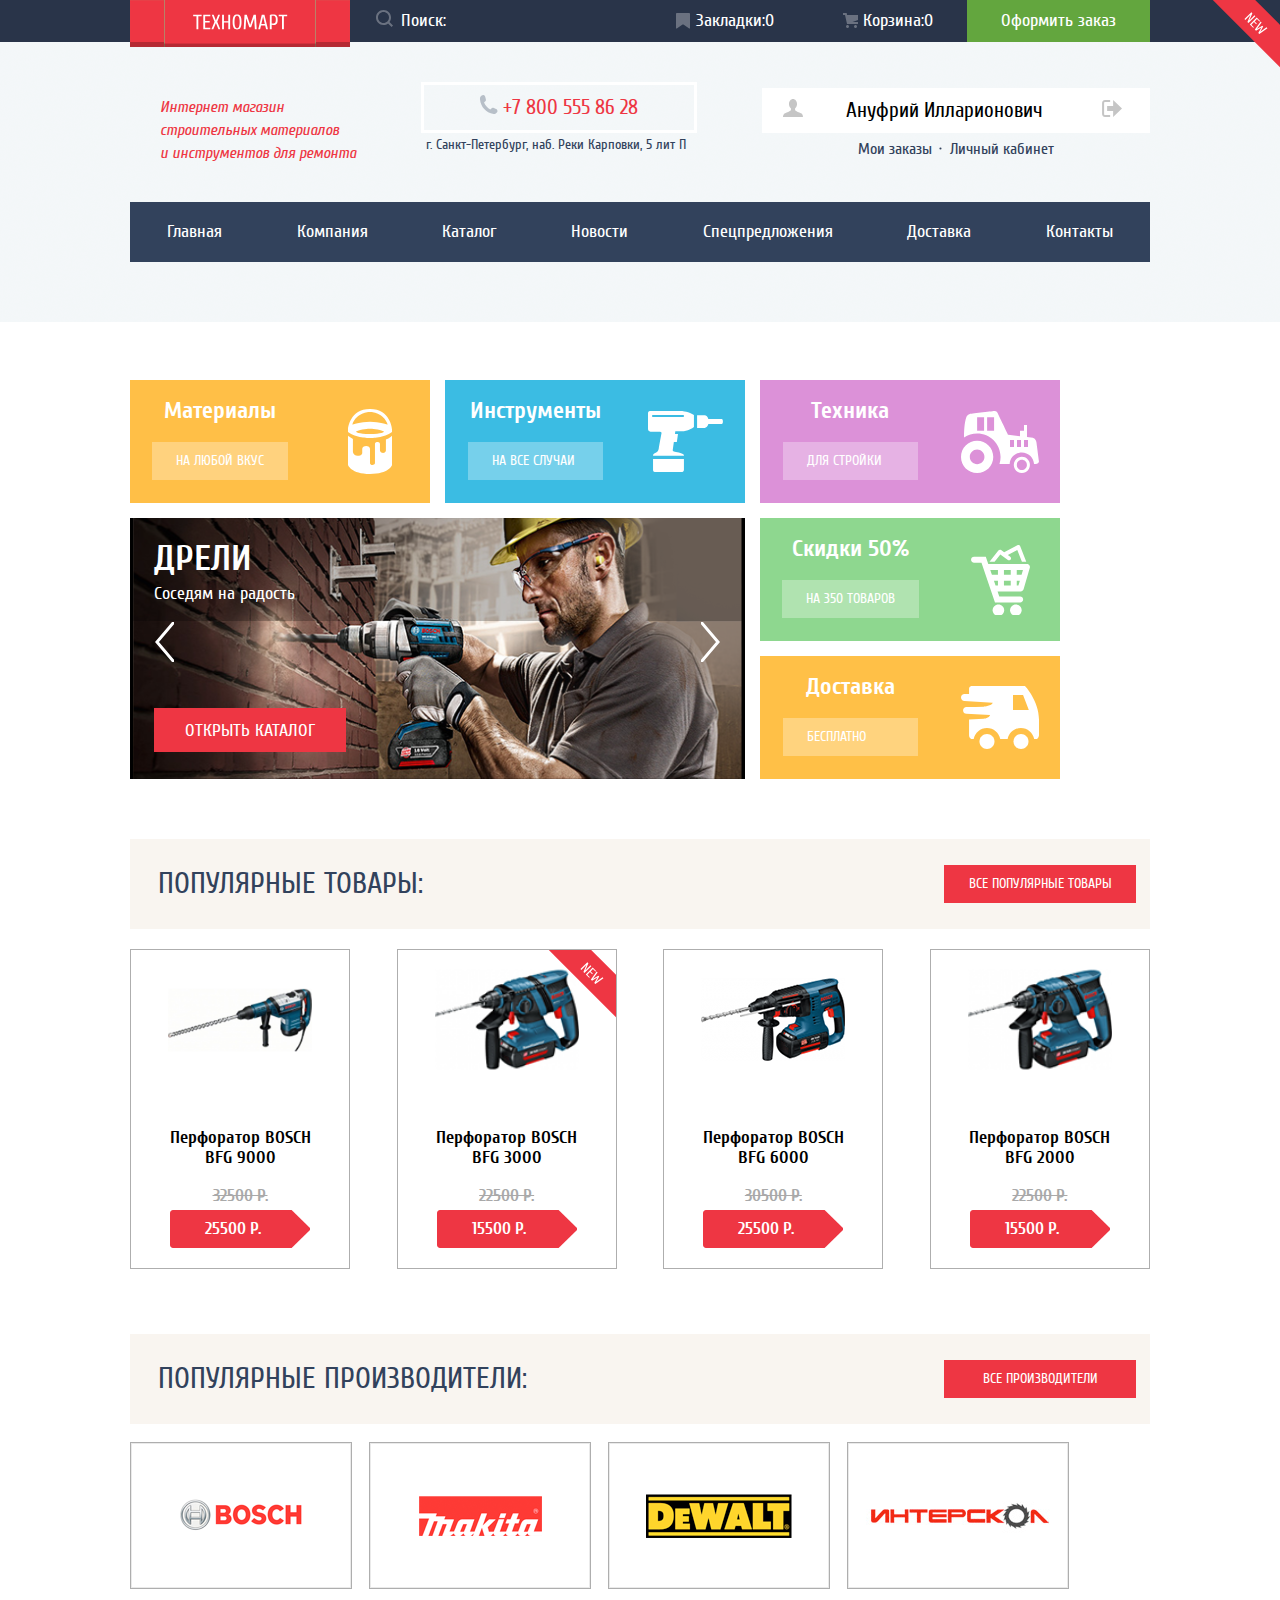
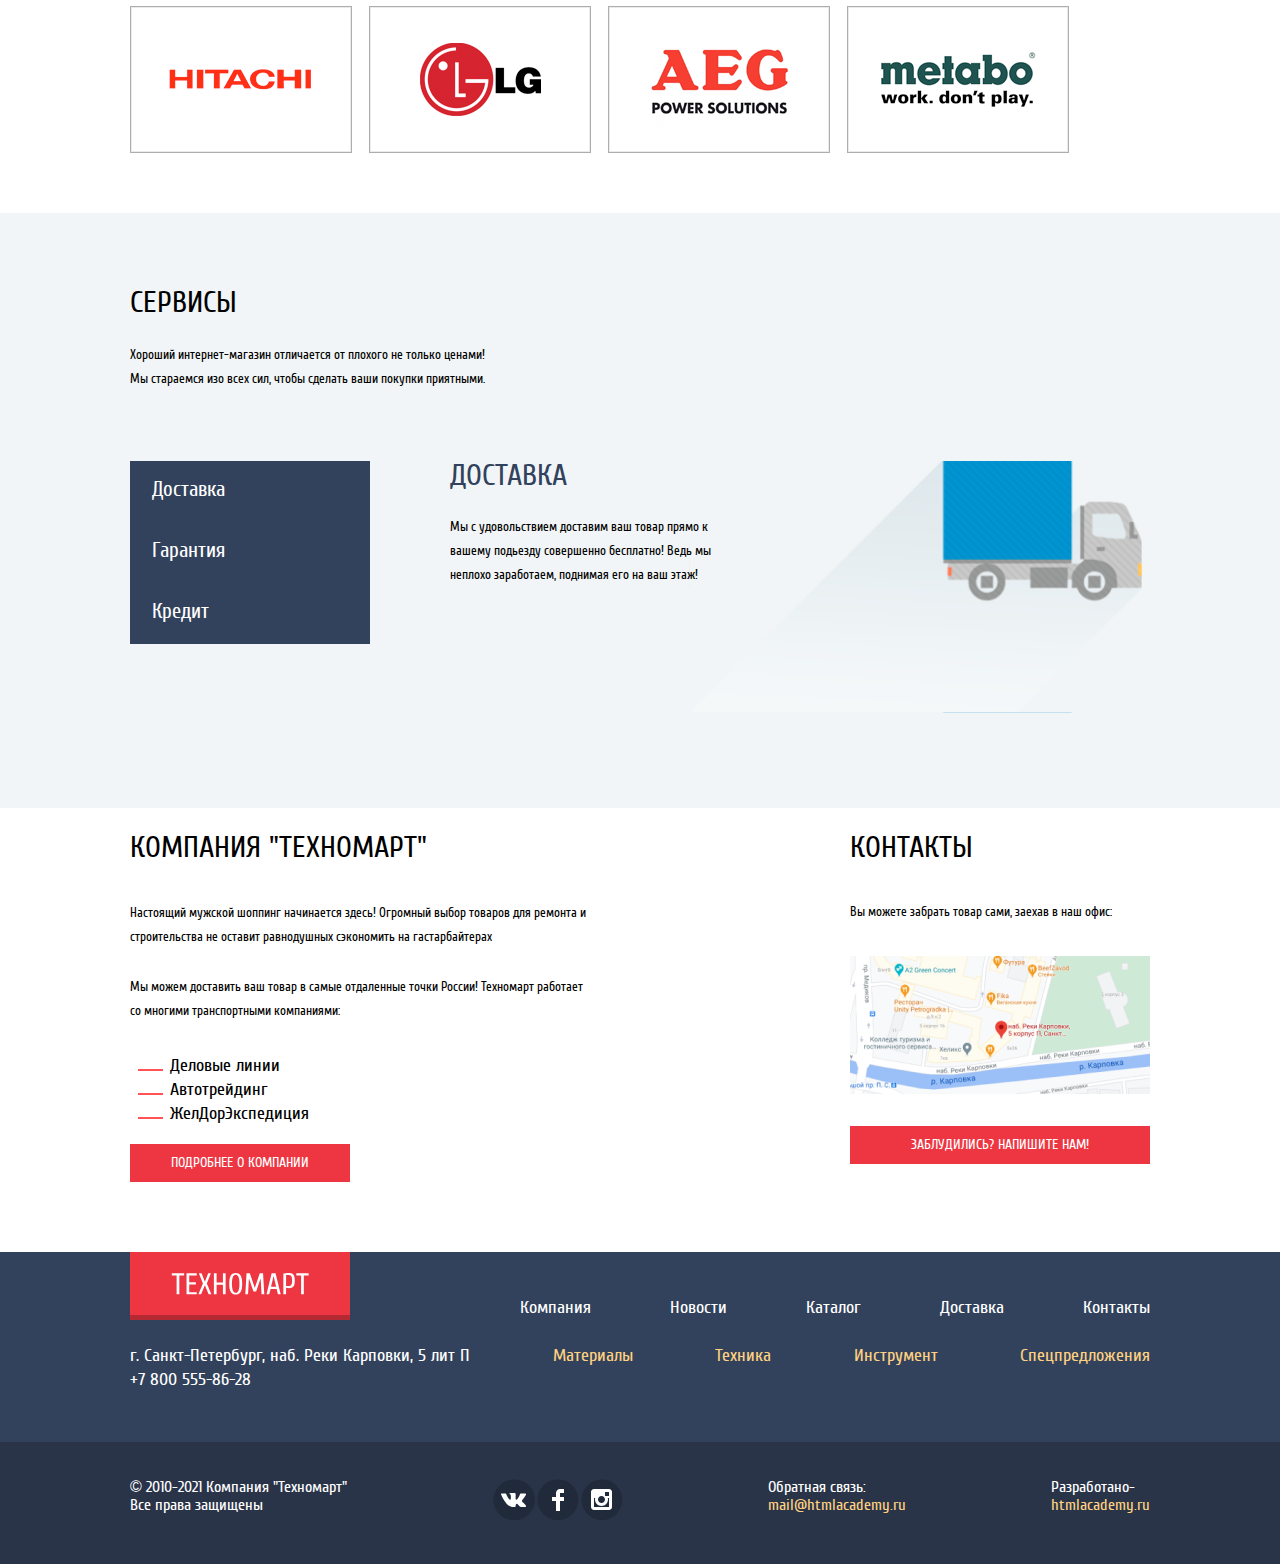
<file: index.html>
<!DOCTYPE html>
<html class="page" lang="ru">

<head>
  <meta charset="utf-8">
  <title>HTML Academy: {{projectTitle}}</title>
  <link rel="icon" href="favicon.ico"><!-- 32×32 -->
  <link rel="icon" href="img/favicon180.svg" type="image/svg+xml">
  <link rel="apple-touch-icon" href="img/favicon180.png"><!-- 180×180 -->
  <link rel="manifest" href="manifest.webmanifest">
  <link rel="stylesheet" type="text/css" href="css/normalize.css">
  <link rel="stylesheet" type="text/css" href="css/style.css">
</head>

<body class="page-body">
  <header class="main-header">
    <section class="top-first-menu-line">
      <ul class="top-first-menu">
        <li>
          <a class="main-header-logo"><img src="img/Logotip.svg" width="220" height="47"
              alt="Логтип магазина Техномарт"></a>
        </li>
        <li>
          <form class="search" action="https://echo.htmlacademy.ru" method="get">
            <label for="search">
              <button class="search-button">
                <img src="img/magnifier.svg" alt="Выполнить поиск">
              </button>
            </label>
            <input type="search" id="search" name="search" placeholder="Поиск:">
          </form>
        </li>
        <li><a class="icons bookmarks">Закладки:<span class="bookmarks-count">0</span></a></li>
        <li><a class="icons basket">Корзина:<span class="goods-count">0</span></a></li>
        <li><a>Оформить заказ</a></li>
      </ul>
    </section>
    <section class="top-second">
      <div class="top-address">
        <p class="second-header">
          Интернет магазин<br>строительных материалов<br>и инструментов для ремонта
        </p>
        <div class="phone">
          <a href="tel:+78005558628"><img src="img/Phone.svg" alt=""> +7 800 555 86 28</a>
        </div>
        <div class="first-address">
          г. Санкт-Петербург, наб. Реки Карповки, 5 лит П
        </div>
        <div class="anonymous-visitor">
          <button type="button" class="button-enter button"> <img src="img/icon-login.svg"
              alt="">Войти</button>
          <button type="button" class="button-reg button">Регистрация</button>
        </div>
        <div class="authorized-visitor button">
          <a href="blank.html"><img src="img/Profile.svg" alt="Профиль пользователя"></a>
          <a href="blank.html">
            <nobr>
              Ануфрий Илларионович
            </nobr>
          </a>
          <button class="logout">
            <img src="img/icon-logout.svg" alt="" width="20px" height="17px">
          </button>
        </div>
        <div class="authorized-visitor-bottom">
          <a href="blank.html">Мои заказы</a>
          <svg width="18" height="18" viewBox="1 1 17 17">
            <circle r="1" cx="9" cy="9" fill="#32425C"></circle>
          </svg>
          <a href="blank.html">Личный кабинет</a>
        </div>
      </div>
      <nav class="main-navigation">
        <ul class="site-navigation">
          <li><a>Главная</a></li>
          <li><a href="blank.html">Компания</a></li>
          <li><a href="catalog.html">Каталог</a></li>
          <li><a href="blank.html">Новости</a></li>
          <li><a href="blank.html">Спецпредложения</a></li>
          <li><a href="blank.html">Доставка</a></li>
          <li><a href="blank.html">Контакты</a></li>
        </ul>
      </nav>
    </section>
  </header>
  <main class="container">
    <h1 class="visually-hidden">Интернет магазин строительных материалов для ремонта</h1>
    <section class="features">
      <h2 class="visually-hidden">Наши приимущества</h2>
      <ul class="features-list">
        <li class="feature-item-materials feature-item new-product">
          <h3>Материалы</h3>
          <a href="blank.html">НА ЛЮБОЙ ВКУС</a>
          <img src="img/bucket.svg" width="44" height="65" alt="">
        </li>
        <li class="feature-item-instruments feature-item">
          <h3>Инструменты</h3>
          <a href="blank.html">НА ВСЕ СЛУЧАИ</a>
          <img src="img/drill-icon.svg" width="75" height="61" alt="">
        </li>
        <li class="feature-item-tehnika feature-item">
          <h3>Техника</h3>
          <a href="blank.html">ДЛЯ СТРОЙКИ</a>
          <img src="img/tractor.svg" width="78" height="62" alt="">
        </li>
        <li class="feature-item-catalog drills">
            <ul class="slider-list">
              <li class="slider-item slide">
                <h3 class="slide-title">ПЕРФОРАТОРЫ</h3>
                <p> Настоящие мужские игрушки</p>
              </li>
              <li class="slider-item slide  slide-current">
                <h3 class="slide-title">ДРЕЛИ</h3>
                <p>Соседям на радость</p>
              </li>
            </ul>
            <a href="catalog.html">ОТКРЫТЬ КАТАЛОГ</a>
            <div class="slider-controls">
              <button type="button">
                <svg width="20" height="40">
                  <polyline points="20,0 3,20 20,40" stroke="white" stroke-width="3" stroke-linejoin="miter" fill="transparent">
                </svg>
              </button>
              <button type="button">
                <svg width="20" height="40">
                  <polyline points="0,0 17,20 0,40" stroke="white" stroke-width="3" stroke-linejoin="miter" fill="transparent">
                </svg>
              </button>
            </div>
        </li>
        <li class="feature-item-discounts feature-item">
          <h3>Скидки 50%</h3>
          <a href="blank.html">НА 350 ТОВАРОВ</a>
          <img src="img/cart-icon.svg" width="59" height="71" alt="">
        </li>
        <li class="feature-item-delivery feature-item">
          <h3>Доставка</h3>
          <a href="blank.html">БЕСПЛАТНО</a>
          <img src="img/truck.svg" width="78" height="63" alt="Доставка бесплатно">
        </li>
      </ul>
    </section>
    <section class="popular-products">
      <!-- Раздел популярные продукты -->
      <div class="popular-products-filter">
        <h2>ПОПУЛЯРНЫЕ ТОВАРЫ:</h2>
        <a class="all-popular-products" href="blank.html">ВСЕ ПОПУЛЯРНЫЕ ТОВАРЫ</a>
      </div>
      <ul>
        <li class="catalog-item">
          <form class="catalog-item-form" action="https://echo.htmlacademy.ru" method="get">
            <img src="img/BOSCH_BFG9000.png" width="144" height="128" alt="">
            <h3>Перфоратор BOSCH<br>BFG 9000</h3>
            <del>32500 Р.</del>
            <div class="button">25500 Р.</div>
            <input class="button-buy" type="submit" value="КУПИТЬ">
            <input class="button-reserve" type="submit" value="В ЗАКЛАДКИ">
          </form>
        </li>
        <li class="catalog-item new-product">
          <form class="catalog-item-form" action="https://echo.htmlacademy.ru" method="get">
            <img src="img/BOSCH_BFG3000.png" width="144" height="128" alt="">
            <h3>Перфоратор BOSCH<br>BFG 3000</h3>
            <del>22500 Р.</del>
            <div class="button">15500 Р.</div>
            <input class="button-buy" type="submit" value="КУПИТЬ">
            <input class="button-reserve" type="submit" value="В ЗАКЛАДКИ">
          </form>
        </li>
        <li class="catalog-item">
          <form class="catalog-item-form" action="https://echo.htmlacademy.ru" method="get">
            <img src="img/BOSCH_BFG6000.png" width="144" height="128" alt="">
            <h3>Перфоратор BOSCH<br>BFG 6000</h3>
            <del>30500 Р.</del>
            <div class="button">25500 Р.</div>
            <input class="button-buy" type="submit" value="КУПИТЬ">
            <input class="button-reserve" type="submit" value="В ЗАКЛАДКИ">
          </form>
        </li>
        <li class="catalog-item">
          <form class="catalog-item-form" action="https://echo.htmlacademy.ru" method="get">
            <img src="img/BOSCH_BFG2000.png" width="144" height="128" alt="">
            <h3>Перфоратор BOSCH<br>BFG 2000</h3>
            <del>22500 Р.</del>
            <div class="button">15500 Р.</div>
            <input class="button-buy" type="submit" value="КУПИТЬ">
            <input class="button-reserve" type="submit" value="В ЗАКЛАДКИ">
          </form>
        </li>
      </ul>
    </section>
    <section class="popular-makers">
      <!-- Раздел популярных производителей -->
      <div class="popular-products-filter">
        <h2>ПОПУЛЯРНЫЕ ПРОИЗВОДИТЕЛИ:</h2>
        <a class="all-popular-products" href="blank.html">ВСЕ ПРОИЗВОДИТЕЛИ</a>
      </div>
      <ul>
        <li><a class="maker-item" href="blank.html"><img src="img/bosch@2x.png" width="126" height="37" alt="BOSCH"></a></li>
        <li><a class="maker-item" href="blank.html"><img src="img/Makita.png" width="123" height="40" alt="Makita"></a></li>
        <li><a class="maker-item" href="blank.html"><img src="img/DeWALT.png" width="146" height="44" alt="DeWALT"></a></li>
        <li><a class="maker-item" href="blank.html"><img src="img/interskol.png" width="200" height="75" alt="Интерскол"></a></li>
        <li><a class="maker-item" href="blank.html"><img src="img/Hitachi.png" width="169" height="31" alt="HITACHI"></a></li>
        <li><a class="maker-item" href="blank.html"><img src="img/LG.png" width="121" height="73" alt="LG"></a></li>
        <li><a class="maker-item" href="blank.html"><img src="img/AEG.png" width="151" height="96" alt="AEG POWER SOLUTIONS"></a></li>
        <li><a class="maker-item" href="blank.html"><img src="img/Metabo.png" width="204" height="69" alt="metabo work. don't play"></a></li>
      </ul>
    </section>
    <section class="services">
      <h2>СЕРВИСЫ</h2>
      <p>Хороший интернет-магазин отличается от плохого не только ценами!<br>
        Мы стараемся изо всех сил, чтобы сделать ваши покупки приятными.</p>
      <div class="services-items">
        <ul class="services-list">
          <li>
            <p>Доставка</p>
          </li>
          <li>
            <p>Гарантия</p>
          </li>
          <li>
            <p>Кредит</p>
          </li>
        </ul>
        <div class="about service-description">
          <h2>ДОСТАВКА</h2>
          <p>Мы с удовольствием доставим ваш товар прямо к вашему подьезду совершенно бесплатно!
            Ведь мы неплохо заработаем, поднимая его на ваш этаж!</p>
        </div>
      </div>
    </section>
    <section class="position">
      <div class="delivery">
        <h2>КОМПАНИЯ "ТЕХНОМАРТ"</h2>
        <p>Настоящий мужской шоппинг начинается здесь!
          Огромный выбор товаров для ремонта и строительства не оставит равнодушных
          сэкономить на гастарбайтерах</p>
        <p>Мы можем доставить ваш товар в самые отдаленные точки России! Техномарт работает
          со многими транспортными компаниями:
        </p>
        <ul>
          <li>Деловые линии</li>
          <li>Автотрейдинг</li>
          <li>ЖелДорЭкспедиция</li>
        </ul>
        <a class="all-popular-products about_company" href="blank.html">ПОДРОБНЕЕ О КОМПАНИИ</a>
      </div>
      <div class="contacts">
        <h2>КОНТАКТЫ</h2>
        <p>Вы можете забрать товар сами, заехав в наш офис:</p>
        <a class="office-map" href="blank.html"><img src="img/Map.png" alt="Карта окрестностей офиса" width="300" height="138"></a>
        <a class="send-mail all-popular-products" href="blank.html">ЗАБЛУДИЛИСЬ? НАПИШИТЕ НАМ!</a>
      </div>
    </section>
  </main>
  <footer class="main-main-footer">
    <section class="main-footer">
      <ul class="footer-about">
        <li><a class="main-footer-logo"><img src="img/Logotip.svg" height="68px" width="220px" alt="Логтип магазина Техномарт"></a></li>
        <li>
          <ul class="footer-menu">
            <li><a class="footer-first-menu" href="blank.html">Компания</a></li>
            <li><a class="footer-first-menu" href="blank.html">Новости</a></li>
            <li><a class="footer-first-menu" href="catalog.html">Каталог</a></li>
            <li><a class="footer-first-menu" href="blank.html">Доставка</a></li>
            <li><a class="footer-first-menu" href="blank.html">Контакты</a></li>
          </ul>
        </li>
      </ul>
      <ul class="footer-shop">
        <li><a class="footer-first-menu">г. Санкт-Петербург, наб. Реки Карповки, 5 лит П<br>+7 800 555-86-28</a></li>
        <li><a class="footer-next-menu" href="blank.html">Материалы</a></li>
        <li><a class="footer-next-menu" href="blank.html">Техника</a></li>
        <li><a class="footer-next-menu" href="blank.html">Инструмент</a></li>
        <li><a class="footer-next-menu" href="blank.html">Спецпредложения</a></li>
      </ul>
    </section>
    <section class="bottom-footer">
      <p>© 2010-2021 Компания "Техномарт"<br>Все права защищены</p>
      <ul class="messengers">
        <li><a class="social-button" href="#">
            <span class="visually-hidden">Вконтакте</span>
            <svg width="44" height="44" viewBox="0 0 44 44" fill="none" xmlns="http://www.w3.org/2000/svg">
              <path fill-rule="evenodd" clip-rule="evenodd"
                d="M22.1627 1.4839C33.6533 1.4839 42.9683 10.5873 42.9683 21.8169C42.9683 33.0461 33.6533 42.1494 22.1627 42.1494C10.6721 42.1494 1.35714 33.0461 1.35714 21.8169C1.35714 10.5873 10.6721 1.4839 22.1627 1.4839Z"
                fill="#212A3A" />
              <path
                d="M24.5403 25.7281C25.4609 25.4384 26.6395 27.6406 27.8943 28.4834C28.836 29.1219 29.5573 28.9841 29.5573 28.9841L32.9017 28.9372C32.9017 28.9372 34.6495 28.8322 33.8232 27.4803C33.7549 27.3678 33.3389 26.4781 31.334 24.6472C29.2376 22.7319 29.5217 23.0422 32.0456 19.7309C33.5835 17.7125 34.1988 16.4797 34.0062 15.9547C33.8213 15.4494 32.6918 15.5806 32.6918 15.5806L28.9237 15.6059C28.5568 15.6069 28.2458 15.7175 28.1042 16.0887C28.1013 16.0925 27.5062 17.6506 26.7127 18.9753C25.0362 21.7775 24.3669 21.9266 24.0896 21.7512C23.4531 21.3453 23.6139 20.1228 23.6139 19.2537C23.6139 16.5378 24.0299 15.4053 22.7992 15.1128C22.388 15.0153 22.0876 14.9516 21.0389 14.9422C19.6985 14.9225 18.5603 14.9422 17.9151 15.2506C17.4866 15.4597 17.1582 15.9181 17.3575 15.9444C17.6079 15.9772 18.1693 16.0944 18.4697 16.4937C18.8559 17.0112 18.8443 18.1709 18.8443 18.1709C18.8443 18.1709 19.0649 21.3687 18.3243 21.7653C17.8159 22.0372 17.1206 21.4822 15.6252 18.9378C14.8615 17.6366 14.2847 16.1984 14.2847 16.1984C14.2847 16.1984 14.173 15.9312 13.9708 15.785C13.73 15.6116 13.393 15.5562 13.393 15.5562L9.81656 15.5787C9.81656 15.5787 9.27923 15.5937 9.08182 15.8244C8.90656 16.0287 9.06738 16.4506 9.06738 16.4506C9.06738 16.4506 11.8686 22.9016 15.0406 26.1509C17.9488 29.1341 21.2537 28.9362 21.2537 28.9362H22.7511C22.7511 28.9362 23.2027 28.8856 23.4338 28.6437C23.6495 28.4187 23.6399 27.9959 23.6399 27.9959C23.6399 27.9959 23.61 26.0187 24.5403 25.7281Z"
                fill="white" />
            </svg>
          </a></li>
        <li><a class="social-button" href="#">
            <span class="visually-hidden">Фейсбук</span>
            <svg width="44" height="44" viewBox="0 0 44 44" fill="none" xmlns="http://www.w3.org/2000/svg">
              <path fill-rule="evenodd" clip-rule="evenodd"
                d="M21.8938 1.4839C33.1232 1.4839 42.2265 10.5873 42.2265 21.8169C42.2265 33.0461 33.1232 42.1494 21.8938 42.1494C10.6643 42.1494 1.56108 33.0461 1.56108 21.8169C1.56108 10.5873 10.6643 1.4839 21.8938 1.4839Z"
                fill="#212A3A" />
              <path d="M28 15V11H24C21.7909 11 20 12.7909 20 15V19H16V23H20V33H24V23H28V19H24V15H28Z" fill="white" />
            </svg>
          </a></li>
        <li><a class="social-button" href="#">
            <span class="visually-hidden">Инстаграм</span>
            <svg width="44" height="44" viewBox="0 0 44 44" fill="none" xmlns="http://www.w3.org/2000/svg">
              <path fill-rule="evenodd" clip-rule="evenodd"
                d="M21.8938 1.4839C33.1233 1.4839 42.2265 10.5873 42.2265 21.8169C42.2265 33.0461 33.1233 42.1494 21.8938 42.1494C10.6643 42.1494 1.56112 33.0461 1.56112 21.8169C1.56112 10.5873 10.6643 1.4839 21.8938 1.4839Z"
                fill="#212A3A" />
              <path fill-rule="evenodd" clip-rule="evenodd"
                d="M14 11H29C30.65 11 32 12.35 32 14V29C32 30.65 30.65 32 29 32H14C12.35 32 11 30.65 11 29V14C11 12.35 12.35 11 14 11ZM25 21.5C25 19.57 23.43 18 21.5 18C19.57 18 18 19.57 18 21.5C18 23.43 19.57 25 21.5 25C23.43 25 25 23.43 25 21.5ZM14 29V20H15.181C15.0626 20.4913 15.0019 20.9947 15 21.5C15 25.0899 17.9101 28 21.5 28C25.0899 28 28 25.0899 28 21.5C27.9986 20.9946 27.9379 20.4912 27.819 20H29V29H14ZM25 18H29V14H25V18Z"
                fill="white" />
            </svg>
          </a></li>
      </ul>
      <p>Обратная связь:<br> <a class="footer-link" href="mailto:mail@htmlacademy.ru">mail@htmlacademy.ru</a></p>
      <p>Разработано-<br><a class="footer-link" href="htmlacademy.ru">htmlacademy.ru</a></p>
    </section>
  </footer>
  <section class="modal modal-map">
    <h2 class="visually-hidden">Карта окрестностей магазина Техномарт</h2>
    <form class="form-map" action="https://echo.htmlacademy.ru" method="post">
        <h2 class="visually-hidden">Как до нас добраться</h2>
        <iframe src="https://www.google.com/maps/embed?pb=!1m18!1m12!1m3!1d2716.184247751312!2d39.75910635133888!3d47.09545857905179!2m3!1f0!2f0!3f0!3m2!1i1024!2i768!4f13.1!3m3!1m2!1s0x40e3a2c756537515%3A0xf391ae3067cacd0d!2z0YPQuy4g0J_RgNCw0LLQtNGLLCDQkdCw0YLQsNC50YHQuiwg0KDQvtGB0YLQvtCy0YHQutCw0Y8g0L7QsdC7LiwgMzQ2ODg2!5e0!3m2!1sru!2sru!4v1649571666003!5m2!1sru!2sru" width="950" height="450" style="border:0;" allowfullscreen="" loading="lazy" referrerpolicy="no-referrer-when-downgrade" title="Офис компании по адресу набережная реки Карповки, 5, литера П, Санкт-Петербург"></iframe>
    </form>
    <button class="modal-close map-close" type="button" aria-label="Закрыть"></button>
  </section>
  <section class="modal modal-mail">
    <h2 class="visually-hidden">Письмо в техномарт</h2>
    <form class="form-mail" action="https://echo.htmlacademy.ru" method="post">
      <p class="person-name">
        <label for="Name">Ваше имя:</label>
        <input class="user-name" id="Name" type="text" name="name" placeholder="Имя Фамилия">
      </p>
      <p class="person-mail">
        <label for="login-login">Ваш e-mail:</label>
        <input class="user-mail" id="login-login" type="email" name="login" placeholder="email@example.com">
      </p>
      <p class="mail-value">
        <label for="pismo">Текст письма:</label>
        <textarea class="mail-value-text" id="pismo" name="pismo" cols="50" rows="4"></textarea>
      </p>
      <div class="mail-button">
        <input class="all-popular-products" type="submit" value="ОТПРАВИТЬ">
      </div>
    </form>
    <button class="modal-close mail-close" type="button" aria-label="Закрыть"></button>
  </section>
  <section class="dialog-add-in-basket modal">
    <h2 class="visually-hidden">Извещение о добавлении товара в корзину</h2>
    <p>
      <img src="img/icon-mark.png" alt=""> Товар добавлен в корзину!
    </p>
    <div class="mail-button">
      <a class="basket-button to-basket" href="blank.html"><nobr>ОФОРМИТЬ ЗАКАЗ</nobr></a>
      <input class="basket-button not-to-basket" type="submit" value="ПРОДОЛЖИТЬ ПОКУПКИ">
    </div>
    <button class="modal-close add-in-basket-close" type="button" aria-label="Закрыть"></button>
  </section>
  <script src="js/mail.js"></script>
  <script src="js/buy.js"></script>
</body>

</html>
</file>
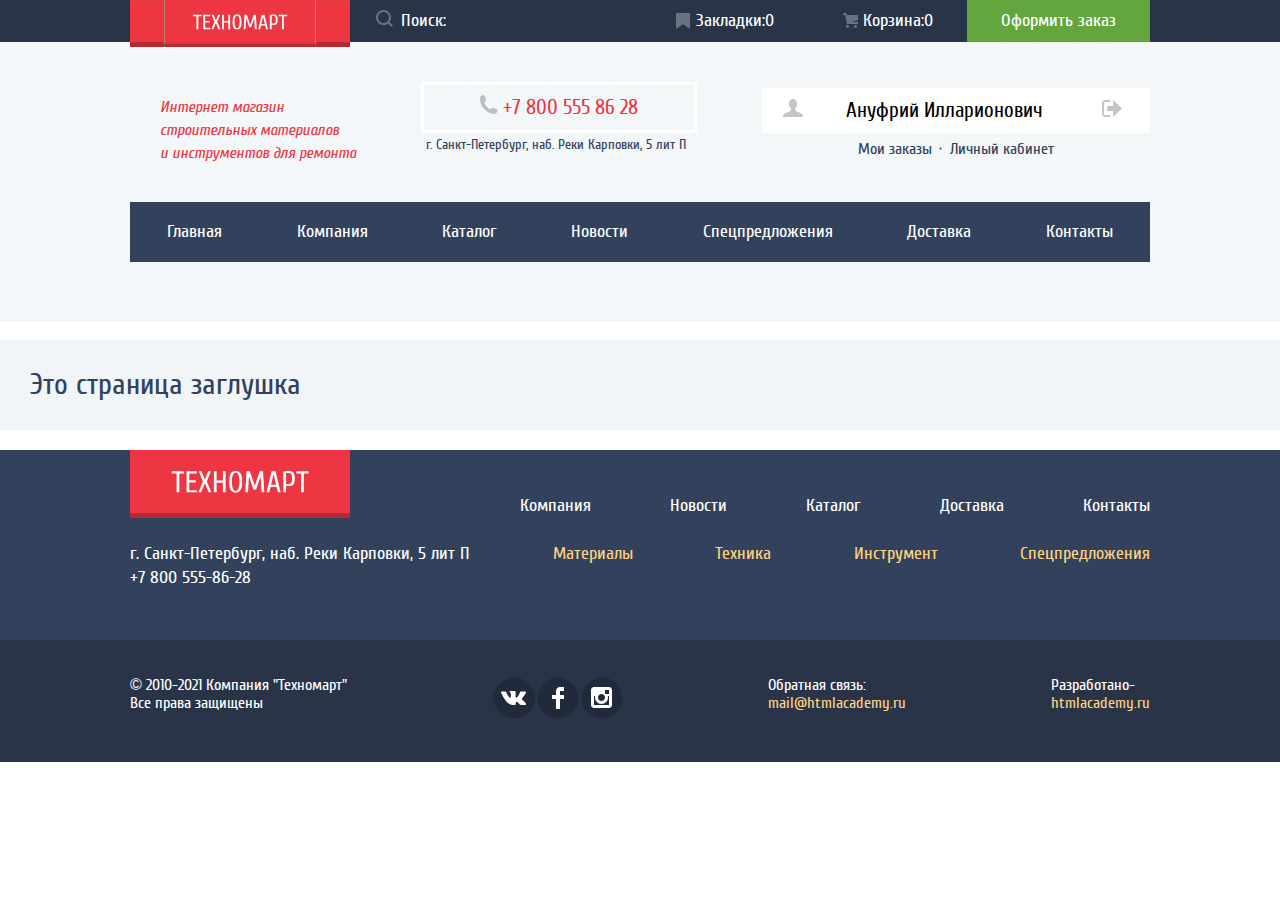
<file: blank.html>
<!DOCTYPE html>
<html lang="ru">
  <head>
    <meta charset="utf-8">
    <title>HTML Academy: {{projectTitle}}</title>
    <link rel="icon" href="favicon.ico"><!-- 32×32 -->
    <link rel="icon" href="img/favicon180.svg" type="image/svg+xml">
    <link rel="apple-touch-icon" href="img/favicon180.png"><!-- 180×180 -->
    <link rel="manifest" href="manifest.webmanifest">
    <link rel="stylesheet" type="text/css" href="css/normalize.css">
    <link rel="stylesheet" type="text/css" href="css/style.css">
  </head>
  <body class="page-body">
    <header class="main-header">
      <section class="top-first-menu-line">
        <ul class="top-first-menu">
          <li>
            <a href="index.html" class="main-header-logo"><img src="img/Logotip.svg" width="220" height="47"
                alt="Логтип магазина Техномарт"></a>
          </li>
          <li>
            <form class="search" action="https://echo.htmlacademy.ru" method="get">
              <label for="search">
                <button class="search-button">
                  <img src="img/magnifier.svg" alt="Выполнить поиск">
                </button>
              </label>
              <input type="search" id="search" name="search" placeholder="Поиск:">
            </form>
          </li>
          <li><a class="icons bookmarks">Закладки:<span class="bookmarks-count">0</span></a></li>
          <li><a class="icons basket">Корзина:<span class="goods-count">0</span></a></li>
          <li><a>Оформить заказ</a></li>
        </ul>
      </section>
      <section class="top-second">
        <div class="top-address">
          <p class="second-header">
            Интернет магазин<br>строительных материалов<br>и инструментов для ремонта
          </p>
          <div class="phone">
            <a href="tel:+78005558628"><img src="img/Phone.svg" alt=""> +7 800 555 86 28</a>
          </div>
          <div class="first-address">
            г. Санкт-Петербург, наб. Реки Карповки, 5 лит П
          </div>
          <div class="anonymous-visitor">
            <button type="button" class="button-enter button"> <img src="img/icon-login.svg"
                alt="">Войти</button>
            <button type="button" class="button-reg button">Регистрация</button>
          </div>
          <div class="authorized-visitor button">
            <a href="#"><img src="img/Profile.svg" alt="Профиль пользователя"></a>
            <a href="#">
              <nobr>
                Ануфрий Илларионович
              </nobr>
            </a>
            <button class="logout">
              <img src="img/icon-logout.svg" alt="" width="20px" height="17px">
            </button>
          </div>
          <div class="authorized-visitor-bottom">
            <a href="#">Мои заказы</a>
            <svg width="18" height="18" viewBox="1 1 17 17">
              <circle r="1" cx="9" cy="9" fill="#32425C"></circle>
            </svg>
            <a href="#">Личный кабинет</a>
          </div>
        </div>
        <nav class="main-navigation">
          <ul class="site-navigation">
            <li><a href="index.html">Главная</a></li>
            <li><a>Компания</a></li>
            <li><a href="catalog.html">Каталог</a></li>
            <li><a>Новости</a></li>
            <li><a>Спецпредложения</a></li>
            <li><a>Доставка</a></li>
            <li><a>Контакты</a></li>
          </ul>
        </nav>
      </section>
    </header>
    <main class="main-catalog">
      <h1>Это страница заглушка</h1>
    </main>
    <footer class="main-main-footer">
      <section class="main-footer">
        <ul class="footer-about">
          <li><a href="index.html" class="main-footer-logo"><img src="img/Logotip.svg" height="68px" width="220px" alt="Логтип магазина Техномарт"></a></li>
          <li>
            <ul class="footer-menu">
              <li><a class="footer-first-menu">Компания</a></li>
              <li><a class="footer-first-menu">Новости</a></li>
              <li><a class="footer-first-menu" href="catalog.html">Каталог</a></li>
              <li><a class="footer-first-menu">Доставка</a></li>
              <li><a class="footer-first-menu">Контакты</a></li>
            </ul>
          </li>
        </ul>
        <ul class="footer-shop">
          <li><a class="footer-first-menu">г. Санкт-Петербург, наб. Реки Карповки, 5 лит П<br>+7 800 555-86-28</a></li>
          <li><a class="footer-next-menu">Материалы</a></li>
          <li><a class="footer-next-menu">Техника</a></li>
          <li><a class="footer-next-menu">Инструмент</a></li>
          <li><a class="footer-next-menu">Спецпредложения</a></li>
        </ul>
      </section>
      <section class="bottom-footer">
        <p>© 2010-2021 Компания "Техномарт"<br>Все права защищены</p>
        <ul class="messengers">
          <li><a class="social-button" href="#">
              <span class="visually-hidden">Вконтакте</span>
              <svg width="44" height="44" viewBox="0 0 44 44" fill="none" xmlns="http://www.w3.org/2000/svg">
                <path fill-rule="evenodd" clip-rule="evenodd"
                  d="M22.1627 1.4839C33.6533 1.4839 42.9683 10.5873 42.9683 21.8169C42.9683 33.0461 33.6533 42.1494 22.1627 42.1494C10.6721 42.1494 1.35714 33.0461 1.35714 21.8169C1.35714 10.5873 10.6721 1.4839 22.1627 1.4839Z"
                  fill="#212A3A" />
                <path
                  d="M24.5403 25.7281C25.4609 25.4384 26.6395 27.6406 27.8943 28.4834C28.836 29.1219 29.5573 28.9841 29.5573 28.9841L32.9017 28.9372C32.9017 28.9372 34.6495 28.8322 33.8232 27.4803C33.7549 27.3678 33.3389 26.4781 31.334 24.6472C29.2376 22.7319 29.5217 23.0422 32.0456 19.7309C33.5835 17.7125 34.1988 16.4797 34.0062 15.9547C33.8213 15.4494 32.6918 15.5806 32.6918 15.5806L28.9237 15.6059C28.5568 15.6069 28.2458 15.7175 28.1042 16.0887C28.1013 16.0925 27.5062 17.6506 26.7127 18.9753C25.0362 21.7775 24.3669 21.9266 24.0896 21.7512C23.4531 21.3453 23.6139 20.1228 23.6139 19.2537C23.6139 16.5378 24.0299 15.4053 22.7992 15.1128C22.388 15.0153 22.0876 14.9516 21.0389 14.9422C19.6985 14.9225 18.5603 14.9422 17.9151 15.2506C17.4866 15.4597 17.1582 15.9181 17.3575 15.9444C17.6079 15.9772 18.1693 16.0944 18.4697 16.4937C18.8559 17.0112 18.8443 18.1709 18.8443 18.1709C18.8443 18.1709 19.0649 21.3687 18.3243 21.7653C17.8159 22.0372 17.1206 21.4822 15.6252 18.9378C14.8615 17.6366 14.2847 16.1984 14.2847 16.1984C14.2847 16.1984 14.173 15.9312 13.9708 15.785C13.73 15.6116 13.393 15.5562 13.393 15.5562L9.81656 15.5787C9.81656 15.5787 9.27923 15.5937 9.08182 15.8244C8.90656 16.0287 9.06738 16.4506 9.06738 16.4506C9.06738 16.4506 11.8686 22.9016 15.0406 26.1509C17.9488 29.1341 21.2537 28.9362 21.2537 28.9362H22.7511C22.7511 28.9362 23.2027 28.8856 23.4338 28.6437C23.6495 28.4187 23.6399 27.9959 23.6399 27.9959C23.6399 27.9959 23.61 26.0187 24.5403 25.7281Z"
                  fill="white" />
              </svg>
            </a></li>
          <li><a class="social-button" href="#">
              <span class="visually-hidden">Фейсбук</span>
              <svg width="44" height="44" viewBox="0 0 44 44" fill="none" xmlns="http://www.w3.org/2000/svg">
                <path fill-rule="evenodd" clip-rule="evenodd"
                  d="M21.8938 1.4839C33.1232 1.4839 42.2265 10.5873 42.2265 21.8169C42.2265 33.0461 33.1232 42.1494 21.8938 42.1494C10.6643 42.1494 1.56108 33.0461 1.56108 21.8169C1.56108 10.5873 10.6643 1.4839 21.8938 1.4839Z"
                  fill="#212A3A" />
                <path d="M28 15V11H24C21.7909 11 20 12.7909 20 15V19H16V23H20V33H24V23H28V19H24V15H28Z" fill="white" />
              </svg>
            </a></li>
          <li><a class="social-button" href="#">
              <span class="visually-hidden">Инстаграм</span>
              <svg width="44" height="44" viewBox="0 0 44 44" fill="none" xmlns="http://www.w3.org/2000/svg">
                <path fill-rule="evenodd" clip-rule="evenodd"
                  d="M21.8938 1.4839C33.1233 1.4839 42.2265 10.5873 42.2265 21.8169C42.2265 33.0461 33.1233 42.1494 21.8938 42.1494C10.6643 42.1494 1.56112 33.0461 1.56112 21.8169C1.56112 10.5873 10.6643 1.4839 21.8938 1.4839Z"
                  fill="#212A3A" />
                <path fill-rule="evenodd" clip-rule="evenodd"
                  d="M14 11H29C30.65 11 32 12.35 32 14V29C32 30.65 30.65 32 29 32H14C12.35 32 11 30.65 11 29V14C11 12.35 12.35 11 14 11ZM25 21.5C25 19.57 23.43 18 21.5 18C19.57 18 18 19.57 18 21.5C18 23.43 19.57 25 21.5 25C23.43 25 25 23.43 25 21.5ZM14 29V20H15.181C15.0626 20.4913 15.0019 20.9947 15 21.5C15 25.0899 17.9101 28 21.5 28C25.0899 28 28 25.0899 28 21.5C27.9986 20.9946 27.9379 20.4912 27.819 20H29V29H14ZM25 18H29V14H25V18Z"
                  fill="white" />
              </svg>
            </a></li>
        </ul>
        <p>Обратная связь:<br> <a class="footer-link" href="mailto:mail@htmlacademy.ru">mail@htmlacademy.ru</a></p>
        <p>Разработано-<br><a class="footer-link" href="htmlacademy.ru">htmlacademy.ru</a></p>
      </section>
    </footer>
    <script src="js/buy.js"></script>
  </body>
</html>
</file>
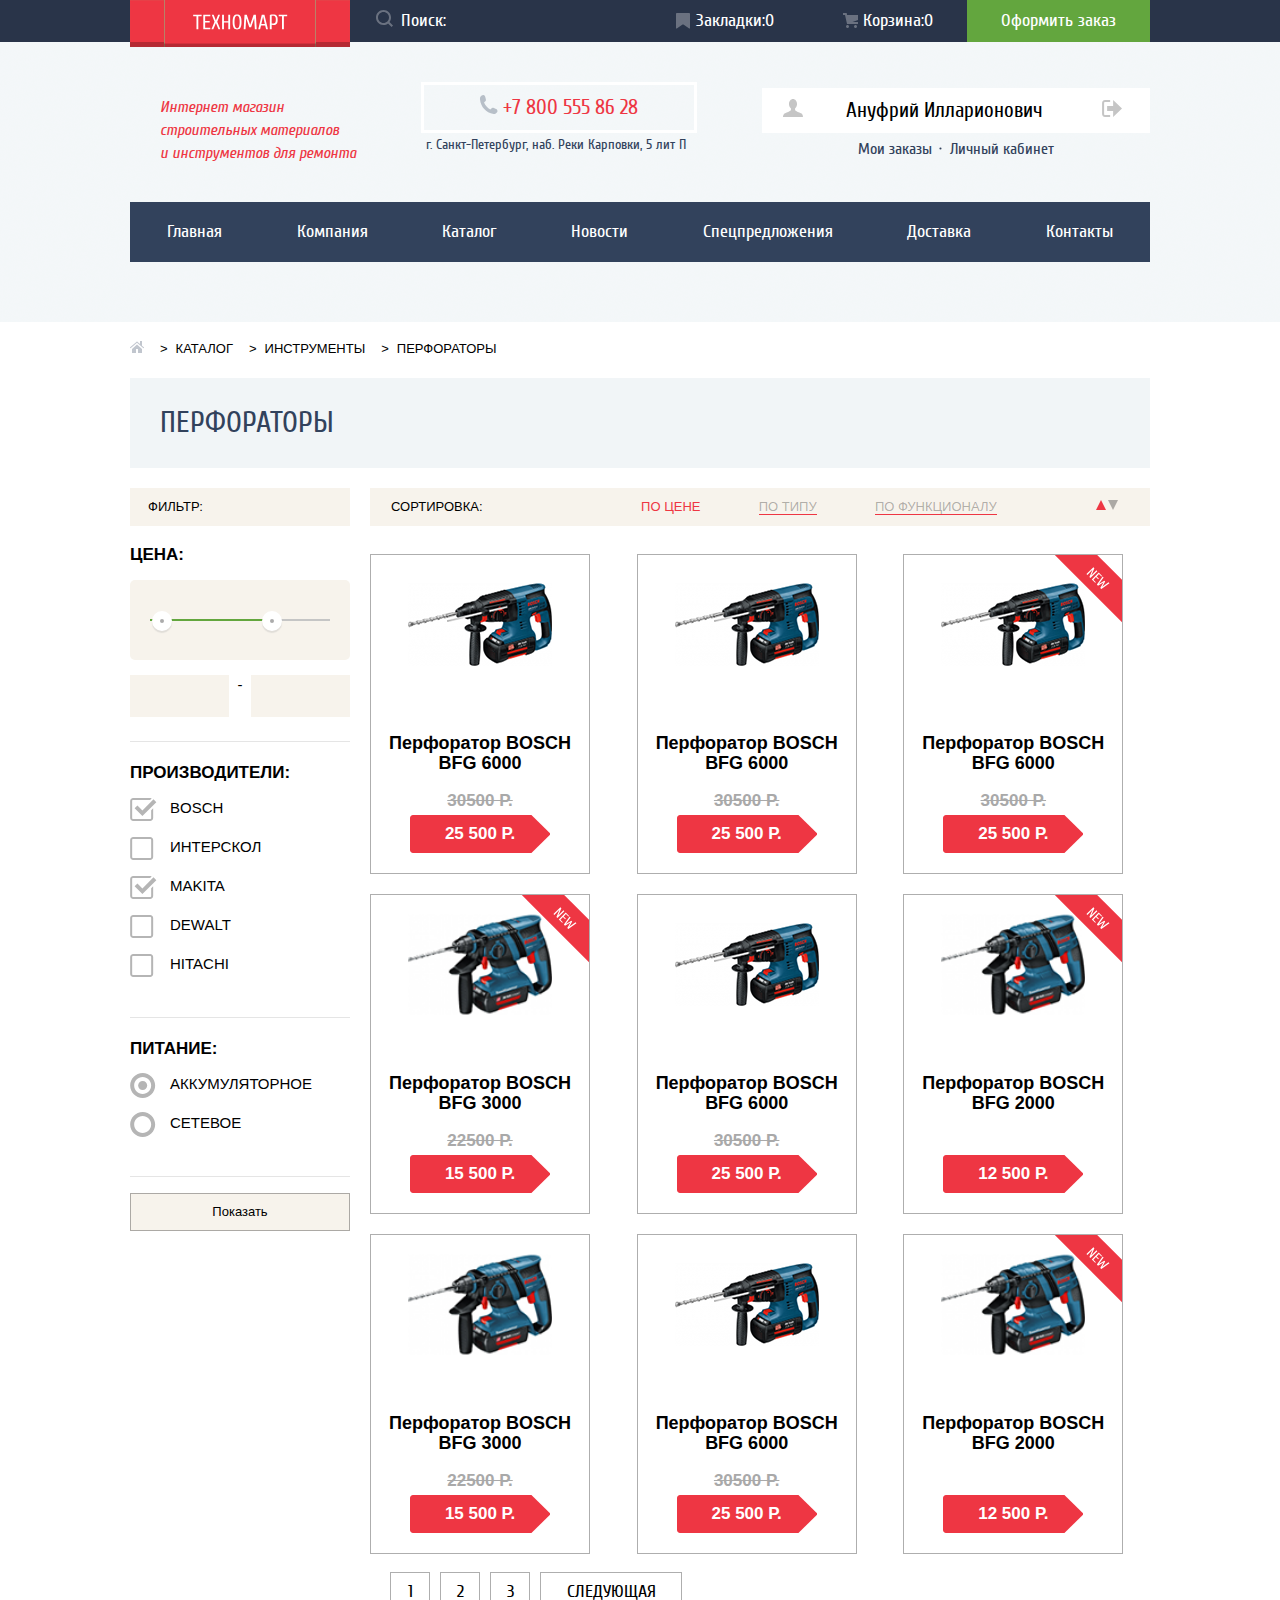
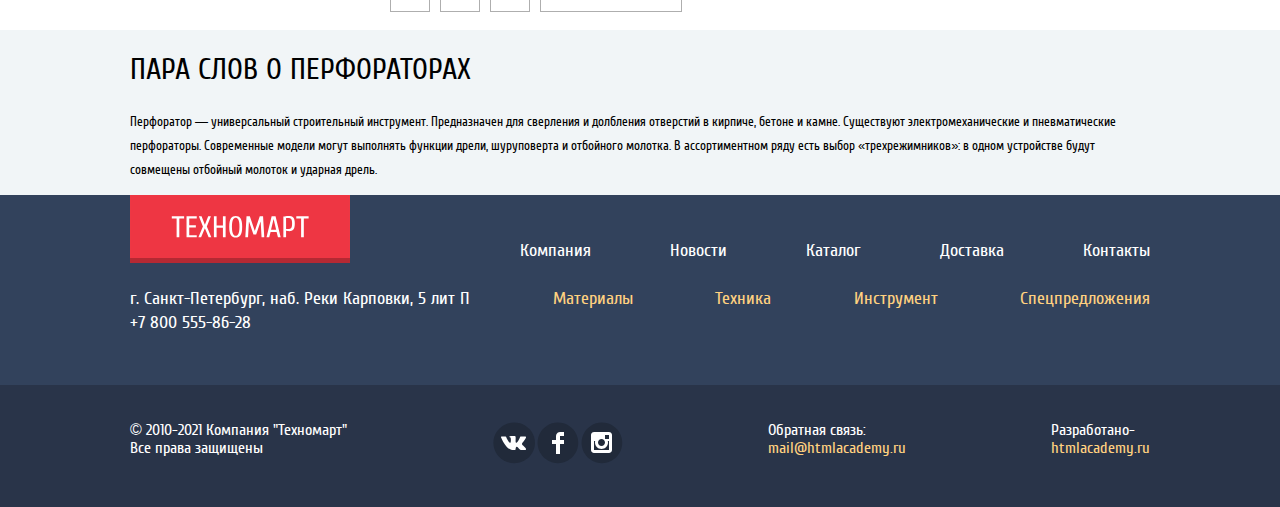
<file: catalog.html>
<!DOCTYPE html>
<html lang="ru">
  <head>
    <meta charset="utf-8">
    <title>HTML Academy: {{projectTitle}}</title>
    <link rel="icon" href="favicon.ico"><!-- 32×32 -->
    <link rel="icon" href="img/favicon180.svg" type="image/svg+xml">
    <link rel="apple-touch-icon" href="img/favicon180.png"><!-- 180×180 -->
    <link rel="manifest" href="manifest.webmanifest">
    <link rel="stylesheet" type="text/css" href="css/normalize.css">
    <link rel="stylesheet" type="text/css" href="css/style.css">
  </head>
  <body class="page-body">
    <header class="main-header">
      <section class="top-first-menu-line">
        <ul class="top-first-menu">
          <li>
            <a href="index.html" class="main-header-logo"><img src="img/Logotip.svg" width="220" height="47"
                alt="Логтип магазина Техномарт"></a>
          </li>
          <li>
            <form class="search" action="https://echo.htmlacademy.ru" method="get">
              <label for="search">
                <button class="search-button">
                  <img src="img/magnifier.svg" alt="Выполнить поиск">
                </button>
              </label>
              <input type="search" id="search" name="search" placeholder="Поиск:">
            </form>
          </li>
          <li><a class="icons bookmarks">Закладки:<span class="bookmarks-count">0</span></a></li>
          <li><a class="icons basket">Корзина:<span class="goods-count">0</span></a></li>
          <li><a>Оформить заказ</a></li>
        </ul>
      </section>
      <section class="top-second">
        <div class="top-address">
          <p class="second-header">
            Интернет магазин<br>строительных материалов<br>и инструментов для ремонта
          </p>
          <div class="phone">
            <a href="tel:+78005558628"><img src="img/Phone.svg" alt=""> +7 800 555 86 28</a>
          </div>
          <div class="first-address">
            г. Санкт-Петербург, наб. Реки Карповки, 5 лит П
          </div>
          <div class="anonymous-visitor">
            <button type="button" class="button-enter button"> <img src="img/icon-login.svg"
                alt="">Войти</button>
            <button type="button" class="button-reg button">Регистрация</button>
          </div>
          <div class="authorized-visitor button">
            <a href="blank.html"><img src="img/Profile.svg" alt="Профиль пользователя"></a>
            <a href="blank.html">
              <nobr>
                Ануфрий Илларионович
              </nobr>
            </a>
            <button class="logout">
              <img src="img/icon-logout.svg" alt="" width="20px" height="17px">
            </button>
          </div>
          <div class="authorized-visitor-bottom">
            <a href="blank.html">Мои заказы</a>
            <svg width="18" height="18" viewBox="1 1 17 17">
              <circle r="1" cx="9" cy="9" fill="#32425C"></circle>
            </svg>
            <a href="blank.html">Личный кабинет</a>
          </div>
        </div>
        <nav class="main-navigation">
          <ul class="site-navigation">
            <li><a href="index.html">Главная</a></li>
            <li><a href="blank.html">Компания</a></li>
            <li><a>Каталог</a></li>
            <li><a href="blank.html">Новости</a></li>
            <li><a href="blank.html">Спецпредложения</a></li>
            <li><a href="blank.html">Доставка</a></li>
            <li><a href="blank.html">Контакты</a></li>
          </ul>
        </nav>
      </section>
    </header>
    <main class="main-catalog">
      <ul class="bread-crumbs-font bread-crumbs centering">
        <li><a href="index.html"><img src="img/icon-home.svg" alt=""></a></li>
        <li><a>КАТАЛОГ</a></li>
        <li><a href="blank.html">ИНСТРУМЕНТЫ</a></li>
        <li><div>ПЕРФОРАТОРЫ</div></li>
      </ul>
      <h1 class="centering">ПЕРФОРАТОРЫ</h1>
      <section class="price-catalog centering">
        <h2 class="bread-crumbs-font">ФИЛЬТР:</h2>
        <form class="selection-of-goods" method="get" action="https://echo.htmlacademy.ru">
          <fieldset class="selection-of-goods-field">
            <legend>ЦЕНА:</legend>
            <div class="range-filter">
              <div class="range-controls">
                <div class="scale">
                  <div class="bar" style="width: 70%; margin-left: 0;"></div>
                </div>
                <div class="toggle toggle-min" style="left: 10%"></div>
                <div class="toggle toggle-max" style="left: 60%"></div>
              </div>
              <div class="price-controls">
                <label class="min-price">
                  <input id="cost" type="number" min="0" step="1" name="cost-min" tabindex="0">
                </label>
                -
                <label class="max-price">
                  <input id="cost" type="number" min="0" step="1" name="cost-max" tabindex="0">
                </label>
              </div>
            </div>
          </fieldset>
          <fieldset class="selection-of-goods-field">
            <legend>ПРОИЗВОДИТЕЛИ:</legend>
            <ul>
              <li class="filter-option filter-checkbox">
                <input class="visually-hidden filter-input-checkbox" type="checkbox" name="bosch" id="filter-bosch" checked>
                <label for="filter-bosch">BOSCH</label>
              </li>
              <li class="filter-option filter-checkbox">
                <input class="visually-hidden filter-input-checkbox" type="checkbox" name="interskol" id="filter-interskol">
                <label for="filter-interskol">ИНТЕРСКОЛ</label>
              </li>
              <li class="filter-option filter-checkbox">
                <input class="visually-hidden filter-input-checkbox" type="checkbox" name="makita" id="filter-makita" checked>
                <label for="filter-makita">MAKITA</label>
              </li>
              <li class="filter-option filter-checkbox">
                <input class="visually-hidden filter-input-checkbox" type="checkbox" name="dewalt" id="filter-dewalt">
                <label for="filter-dewalt">DEWALT</label>
              </li>
              <li class="filter-option filter-checkbox">
                <input class="visually-hidden filter-input-checkbox" type="checkbox" name="hitachi" id="filter-hitachi">
                <label for="filter-hitachi">HITACHI</label>
              </li>
            </ul>
          </fieldset>
          <fieldset class="selection-of-goods-field">
            <legend>ПИТАНИЕ:</legend>
            <ul>
              <li class="filter-option filter-radio">
                <input class="visually-hidden filter-input-radio" type="radio" name="pitanie" value="akkumulator" id="akkumulator" checked>
                <label for="akkumulator">АККУМУЛЯТОРНОЕ</label>
              </li>
              <li class="filter-option filter-radio">
                <input class="visually-hidden filter-input-radio" type="radio" name="pitanie" value="setevoe" id="setevoe">
                <label for="setevoe">СЕТЕВОЕ</label>
              </li>
            </ul>
          </fieldset>
          <button class="selection-of-goods-button" type="submit">Показать</button>
        </form>
        <form class="sort-box" method="get" action="https://echo.htmlacademy.ru">
          <fieldset class="sort-box-fields bread-crumbs-font">
            <legend>СОРТИРОВКА:</legend>
            <ul class="type-order">
              <li>
                <input class="visually-hidden type-order-radio" type="radio" name="sort" value="order-by-cost" id="order-by-cost" checked>
                <label for="order-by-cost">ПО ЦЕНЕ</label>
              </li>
              <li>
                <input class="visually-hidden type-order-radio" type="radio" name="sort" value="order-by-type" id="order-by-type">
                <label for="order-by-type">ПО ТИПУ</label>
              </li>
              <li>
                <input class="visually-hidden type-order-radio" type="radio" name="sort" value="order-by-function" id="order-by-function">
                <label for="order-by-function">ПО ФУНКЦИОНАЛУ</label>
              </li>
              <li>
                <ul class="direction-order">
                  <li>
                    <input class="visually-hidden type-order-direction" type="radio" name="direction" value="order-up" id="order-Up" checked>
                    <label for="order-Up">
                      <svg width="12" height="12" viewBox="0 0 12 12" fill="none" xmlns="http://www.w3.org/2000/svg">
                        <polygon points="1,11 6,1 11,11" fill="rgba(0,0,0,0.3)"/>
                      </svg>
                    </label>
                  </li>
                  <li>
                    <input class="visually-hidden type-order-direction" type="radio" name="direction" value="order-down" id="order-down">
                    <label for="order-down">
                      <svg width="12" height="12" viewBox="0 0 12 12" fill="none" xmlns="http://www.w3.org/2000/svg">
                        <polygon points="1,1 6,11 11,1" fill="rgba(0,0,0,0.3)"/>
                      </svg>
                      <!-- <img src="img/arrowDown.svg" alt="Сортировка по убыванию"></label> -->
                  </li>
                </ul>
              </li>
            </ul>
          </fieldset>
        </form>
        <ul class="catalog-list">
          <li class="catalog-item">
            <form class="catalog-item-form" action="https://echo.htmlacademy.ru" method="get">
              <h3>Перфоратор BOSCH BFG 6000</h3>
              <img src="img/BOSCH_BFG6000.png" width="144" height="128" alt="">
              <del>30500 Р.</del>
              <div class="button">25 500 Р.</div>
              <input class="button-buy" type="submit" value="КУПИТЬ">
              <input class="button-reserve" type="submit" value="В ЗАКЛАДКИ">
            </form>
          </li>
          <li class="catalog-item">
            <form class="catalog-item-form" action="https://echo.htmlacademy.ru" method="get">
              <h3>Перфоратор BOSCH BFG 6000</h3>
              <img src="img/BOSCH_BFG6000.png" width="144" height="128" alt="">
              <del>30500 Р.</del>
              <div class="button">25 500 Р.</div>
              <input class="button-buy" type="submit" value="КУПИТЬ">
              <input class="button-reserve" type="submit" value="В ЗАКЛАДКИ">
            </form>
          </li>
          <li class="catalog-item new-product">
            <form class="catalog-item-form" action="https://echo.htmlacademy.ru" method="get">
              <h3>Перфоратор BOSCH BFG 6000</h3>
              <img src="img/BOSCH_BFG6000.png" width="144" height="128" alt="">
              <del>30500 Р.</del>
              <div class="button">25 500 Р.</div>
              <input class="button-buy" type="submit" value="КУПИТЬ">
              <input class="button-reserve" type="submit" value="В ЗАКЛАДКИ">
            </form>
          </li>
          <li class="catalog-item new-product">
            <form class="catalog-item-form" action="https://echo.htmlacademy.ru" method="get">
              <h3>Перфоратор BOSCH BFG 3000</h3>
              <img src="img/BOSCH_BFG3000.png" width="144" height="128" alt="">
              <del>22500 Р.</del>
              <div class="button">15 500 Р.</div>
              <input class="button-buy" type="submit" value="КУПИТЬ">
              <input class="button-reserve" type="submit" value="В ЗАКЛАДКИ">
            </form>
          </li>
          <li class="catalog-item">
            <form class="catalog-item-form" action="https://echo.htmlacademy.ru" method="get">
              <h3>Перфоратор BOSCH BFG 6000</h3>
              <img src="img/BOSCH_BFG6000.png" width="144" height="128" alt="">
              <del>30500 Р.</del>
              <div class="button">25 500 Р.</div>
              <input class="button-buy" type="submit" value="КУПИТЬ">
              <input class="button-reserve" type="submit" value="В ЗАКЛАДКИ">
            </form>
          </li>
          <li class="catalog-item new-product">
            <form class="catalog-item-form" action="https://echo.htmlacademy.ru" method="get">
              <h3>Перфоратор BOSCH BFG 2000</h3>
              <img src="img/BOSCH_BFG2000.png" width="144" height="128" alt="">
              <del></del>
              <div class="button">12 500 Р.</div>
              <input class="button-buy" type="submit" value="КУПИТЬ">
              <input class="button-reserve" type="submit" value="В ЗАКЛАДКИ">
            </form>
          </li>
          <li class="catalog-item">
            <form class="catalog-item-form" action="https://echo.htmlacademy.ru" method="get">
              <h3>Перфоратор BOSCH BFG 3000</h3>
              <img src="img/BOSCH_BFG3000.png" width="144" height="128" alt="">
              <del>22500 Р.</del>
              <div class="button">15 500 Р.</div>
              <input class="button-buy" type="submit" value="КУПИТЬ">
              <input class="button-reserve" type="submit" value="В ЗАКЛАДКИ">
            </form>
          </li>
          <li class="catalog-item">
            <form class="catalog-item-form" action="https://echo.htmlacademy.ru" method="get">
              <h3>Перфоратор BOSCH BFG 6000</h3>
              <img src="img/BOSCH_BFG6000.png" width="144" height="128" alt="">
              <del>30500 Р.</del>
              <div class="button">25 500 Р.</div>
              <input class="button-buy" type="submit" value="КУПИТЬ">
              <input class="button-reserve" type="submit" value="В ЗАКЛАДКИ">
            </form>
          </li>
          <li class="catalog-item new-product">
            <form class="catalog-item-form" action="https://echo.htmlacademy.ru" method="get">
              <h3>Перфоратор BOSCH BFG 2000</h3>
              <img src="img/BOSCH_BFG2000.png" width="144" height="128" alt="">
              <del></del>
              <div class="button">12 500 Р.</div>
              <input class="button-buy" type="submit" value="КУПИТЬ">
              <input class="button-reserve" type="submit" value="В ЗАКЛАДКИ">
            </form>
          </li>
        </ul>
        <ul class="pages">
          <li>
            <a>1</a>
          </li>
          <li>
            <a href="#">2</a>
          </li>
          <li>
            <a href="#">3</a>
          </li>
          <li>
            <a href="#">СЛЕДУЮЩАЯ</a>
          </li>
        </ul>
      </section>
      <section class="about about-product">
        <h2>ПАРА СЛОВ О ПЕРФОРАТОРАХ</h2>
        <p>Перфоратор — универсальный строительный инструмент. Предназначен для сверления и долбления отверстий в кирпиче, бетоне и камне.
          Существуют электромеханические и пневматические перфораторы. Современные модели могут выполнять функции дрели, шуруповерта и отбойного молотка.
          В ассортиментном ряду есть выбор «трехрежимников»: в одном устройстве будут совмещены отбойный молоток и ударная дрель.</p>
      </section>
    </main>
    <footer class="main-main-footer">
      <section class="main-footer">
        <ul class="footer-about">
          <li><a href="index.html" class="main-footer-logo"><img src="img/Logotip.svg" height="68px" width="220px" alt="Логтип магазина Техномарт"></a></li>
          <li>
            <ul class="footer-menu">
              <li><a class="footer-first-menu" href="blank.html">Компания</a></li>
              <li><a class="footer-first-menu" href="blank.html">Новости</a></li>
              <li><a class="footer-first-menu">Каталог</a></li>
              <li><a class="footer-first-menu" href="blank.html">Доставка</a></li>
              <li><a class="footer-first-menu" href="blank.html">Контакты</a></li>
            </ul>
          </li>
        </ul>
        <ul class="footer-shop">
          <li><a class="footer-first-menu">г. Санкт-Петербург, наб. Реки Карповки, 5 лит П<br>+7 800 555-86-28</a></li>
          <li><a class="footer-next-menu" href="blank.html">Материалы</a></li>
          <li><a class="footer-next-menu" href="blank.html">Техника</a></li>
          <li><a class="footer-next-menu" href="blank.html">Инструмент</a></li>
          <li><a class="footer-next-menu" href="blank.html">Спецпредложения</a></li>
        </ul>
      </section>
      <section class="bottom-footer">
        <p>© 2010-2021 Компания "Техномарт"<br>Все права защищены</p>
        <ul class="messengers">
          <li><a class="social-button" href="#">
              <span class="visually-hidden">Вконтакте</span>
              <svg width="44" height="44" viewBox="0 0 44 44" fill="none" xmlns="http://www.w3.org/2000/svg">
                <path fill-rule="evenodd" clip-rule="evenodd"
                  d="M22.1627 1.4839C33.6533 1.4839 42.9683 10.5873 42.9683 21.8169C42.9683 33.0461 33.6533 42.1494 22.1627 42.1494C10.6721 42.1494 1.35714 33.0461 1.35714 21.8169C1.35714 10.5873 10.6721 1.4839 22.1627 1.4839Z"
                  fill="#212A3A" />
                <path
                  d="M24.5403 25.7281C25.4609 25.4384 26.6395 27.6406 27.8943 28.4834C28.836 29.1219 29.5573 28.9841 29.5573 28.9841L32.9017 28.9372C32.9017 28.9372 34.6495 28.8322 33.8232 27.4803C33.7549 27.3678 33.3389 26.4781 31.334 24.6472C29.2376 22.7319 29.5217 23.0422 32.0456 19.7309C33.5835 17.7125 34.1988 16.4797 34.0062 15.9547C33.8213 15.4494 32.6918 15.5806 32.6918 15.5806L28.9237 15.6059C28.5568 15.6069 28.2458 15.7175 28.1042 16.0887C28.1013 16.0925 27.5062 17.6506 26.7127 18.9753C25.0362 21.7775 24.3669 21.9266 24.0896 21.7512C23.4531 21.3453 23.6139 20.1228 23.6139 19.2537C23.6139 16.5378 24.0299 15.4053 22.7992 15.1128C22.388 15.0153 22.0876 14.9516 21.0389 14.9422C19.6985 14.9225 18.5603 14.9422 17.9151 15.2506C17.4866 15.4597 17.1582 15.9181 17.3575 15.9444C17.6079 15.9772 18.1693 16.0944 18.4697 16.4937C18.8559 17.0112 18.8443 18.1709 18.8443 18.1709C18.8443 18.1709 19.0649 21.3687 18.3243 21.7653C17.8159 22.0372 17.1206 21.4822 15.6252 18.9378C14.8615 17.6366 14.2847 16.1984 14.2847 16.1984C14.2847 16.1984 14.173 15.9312 13.9708 15.785C13.73 15.6116 13.393 15.5562 13.393 15.5562L9.81656 15.5787C9.81656 15.5787 9.27923 15.5937 9.08182 15.8244C8.90656 16.0287 9.06738 16.4506 9.06738 16.4506C9.06738 16.4506 11.8686 22.9016 15.0406 26.1509C17.9488 29.1341 21.2537 28.9362 21.2537 28.9362H22.7511C22.7511 28.9362 23.2027 28.8856 23.4338 28.6437C23.6495 28.4187 23.6399 27.9959 23.6399 27.9959C23.6399 27.9959 23.61 26.0187 24.5403 25.7281Z"
                  fill="white" />
              </svg>
            </a></li>
          <li><a class="social-button" href="#">
              <span class="visually-hidden">Фейсбук</span>
              <svg width="44" height="44" viewBox="0 0 44 44" fill="none" xmlns="http://www.w3.org/2000/svg">
                <path fill-rule="evenodd" clip-rule="evenodd"
                  d="M21.8938 1.4839C33.1232 1.4839 42.2265 10.5873 42.2265 21.8169C42.2265 33.0461 33.1232 42.1494 21.8938 42.1494C10.6643 42.1494 1.56108 33.0461 1.56108 21.8169C1.56108 10.5873 10.6643 1.4839 21.8938 1.4839Z"
                  fill="#212A3A" />
                <path d="M28 15V11H24C21.7909 11 20 12.7909 20 15V19H16V23H20V33H24V23H28V19H24V15H28Z" fill="white" />
              </svg>
            </a></li>
          <li><a class="social-button" href="#">
              <span class="visually-hidden">Инстаграм</span>
              <svg width="44" height="44" viewBox="0 0 44 44" fill="none" xmlns="http://www.w3.org/2000/svg">
                <path fill-rule="evenodd" clip-rule="evenodd"
                  d="M21.8938 1.4839C33.1233 1.4839 42.2265 10.5873 42.2265 21.8169C42.2265 33.0461 33.1233 42.1494 21.8938 42.1494C10.6643 42.1494 1.56112 33.0461 1.56112 21.8169C1.56112 10.5873 10.6643 1.4839 21.8938 1.4839Z"
                  fill="#212A3A" />
                <path fill-rule="evenodd" clip-rule="evenodd"
                  d="M14 11H29C30.65 11 32 12.35 32 14V29C32 30.65 30.65 32 29 32H14C12.35 32 11 30.65 11 29V14C11 12.35 12.35 11 14 11ZM25 21.5C25 19.57 23.43 18 21.5 18C19.57 18 18 19.57 18 21.5C18 23.43 19.57 25 21.5 25C23.43 25 25 23.43 25 21.5ZM14 29V20H15.181C15.0626 20.4913 15.0019 20.9947 15 21.5C15 25.0899 17.9101 28 21.5 28C25.0899 28 28 25.0899 28 21.5C27.9986 20.9946 27.9379 20.4912 27.819 20H29V29H14ZM25 18H29V14H25V18Z"
                  fill="white" />
              </svg>
            </a></li>
        </ul>
        <p>Обратная связь:<br> <a class="footer-link" href="mailto:mail@htmlacademy.ru">mail@htmlacademy.ru</a></p>
        <p>Разработано-<br><a class="footer-link" href="htmlacademy.ru">htmlacademy.ru</a></p>
      </section>
    </footer>
    <section class="modal modal-map">
      <h2 class="visually-hidden">Карта окрестностей магазина Техномарт</h2>
      <form class="form-map" action="https://echo.htmlacademy.ru" method="post">
          <h2 class="visually-hidden">Как до нас добраться</h2>
          <iframe src="https://www.google.com/maps/embed?pb=!1m18!1m12!1m3!1d2716.184247751312!2d39.75910635133888!3d47.09545857905179!2m3!1f0!2f0!3f0!3m2!1i1024!2i768!4f13.1!3m3!1m2!1s0x40e3a2c756537515%3A0xf391ae3067cacd0d!2z0YPQuy4g0J_RgNCw0LLQtNGLLCDQkdCw0YLQsNC50YHQuiwg0KDQvtGB0YLQvtCy0YHQutCw0Y8g0L7QsdC7LiwgMzQ2ODg2!5e0!3m2!1sru!2sru!4v1649571666003!5m2!1sru!2sru" width="950" height="450" style="border:0;" allowfullscreen="" loading="lazy" referrerpolicy="no-referrer-when-downgrade" title="Офис компании по адресу набережная реки Карповки, 5, литера П, Санкт-Петербург"></iframe>
      </form>
      <button class="modal-close map-close" type="button" aria-label="Закрыть"></button>
    </section>
    <section class="modal modal-mail">
      <h2 class="visually-hidden">Письмо в техномарт</h2>
      <form class="form-mail" action="https://echo.htmlacademy.ru" method="post">
        <p class="person-name">
          <label for="Name">Ваше имя:</label>
          <input class="user-name" id="Name" type="text" name="name" placeholder="Имя Фамилия">
        </p>
        <p class="person-mail">
          <label for="login-login">Ваш e-mail:</label>
          <input class="user-mail" id="login-login" type="email" name="login" placeholder="email@example.com">
        </p>
        <p class="mail-value">
          <label for="pismo">Текст письма:</label>
          <textarea class="mail-value-text" id="pismo" name="pismo" cols="50" rows="4"></textarea>
        </p>
        <div class="mail-button">
          <input class="all-popular-products" type="submit" value="ОТПРАВИТЬ">
        </div>
      </form>
      <button class="modal-close mail-close" type="button" aria-label="Закрыть"></button>
    </section>
    <section class="dialog-add-in-basket modal">
      <h2 class="visually-hidden">Извещение о добавлении товара в корзину</h2>
      <p>
        <img src="img/icon-mark.png" alt=""> Товар добавлен в корзину!
      </p>
      <div class="mail-button">
        <a class="basket-button to-basket" href="blank.html"><nobr>ОФОРМИТЬ ЗАКАЗ</nobr></a>
        <input class="basket-button not-to-basket" type="submit" value="ПРОДОЛЖИТЬ ПОКУПКИ">
      </div>
      <button class="modal-close add-in-basket-close" type="button" aria-label="Закрыть"></button>
    </section>
    <script src="js/buy.js"></script>
  </body>
</html>
</file>
<file: css/style.css>
@font-face {
    font-family: "Cuprum";
    src: url("../fonts/cuprum.woff2"),url("../fonts/cuprum.woff");
    font-style: normal;
    font-weight: normal;
}
@font-face {
    font-family: "Cuprum";
    src: url("../fonts/cuprumbold.woff2"),url("../fonts/cuprumbold.woff");
    font-style: normal;
    font-weight: bold;
}
@font-face {
    font-family: "Cuprum";
    src: url("../fonts/cuprumitalic.woff"),url("../fonts/cuprumitalic.woff");
    font-style: italic;
    font-weight: normal;
}
@font-face {
    font-family: "Cuprum";
    src: url("../fonts/cuprumbolditalic.woff2"),url("../fonts/cuprumbolditalic.woff");
    font-style: italic;
    font-weight: bold;
}
@font-face {
    font-family: "ptsans";
    src: url("../fonts/ptsans.woff2"),url("../fonts/ptsans.woff");
    font-style: normal;
    font-weight: normal;
}
@font-face {
    font-family: "ptsans";
    src: url("../fonts/ptsansbold.woff2"),url("../fonts/ptsansbold.woff");
    font-style: normal;
    font-weight: bold;
}

/* Variables */

:root {
    --basic-black: #000;
    --basic-white: #fff;
    --top-menu: #293449;
    --top-address: #F1F5F7;
    --top-next-menu: #32425C;
    --oformlen: #63A63E;
    --logotip: #EE3643;
    --materials-fitch: #FFBF47;
    --instruments-fitch: #3BBCE3;
    --technic-fitch: #DC91D8;
    --discounts-fitch: #8ED78F;
    --delivery-fitch: #FFC047;
    --popular-products: #F9F5F0;
    --old-price: #A9A9A9;
    --footer-menu: #FFD180;
    --filter-header: #f7f3ec;
    --border-color: #aeaeae;
    --checkbox-color: #c5c5c5;
    --checkbox-active: #b5b5b5;
    --range-shadow: #ababab;
    --button-fone: #f4f4f4;
}

img{
  max-width: 100%;
  max-height: 100%;
  object-fit: cover;
}
.visually-hidden {
  position: absolute;
  width: 1px;
  height: 1px;
  margin: -1px;
  border: 0;
  padding: 0;
  white-space: nowrap;
  clip-path: inset(100%);
  clip: rect(0 0 0 0);
  overflow: hidden;
}
.page{
  height: 100%;
}
.page-body{
  min-width: 940px;
  margin: 0;
  padding: 0;
  font-family: Cuprum, Arial, sans-serif;
  font-size: 18px;
  line-height: 24px;

  min-height: 100%;
  display: grid;
  grid-template-rows: min-content 1fr min-content;
  align-content: start;
}
a{
  text-decoration: none;
}
/* Шапка сайта */

.main-header{
  display: grid;
  height: 320px;
  grid-template-rows: min-content 1fr;
}
.top-first-menu-line{
  background-color: var(--top-menu);
  padding: 0px 130px;
  margin: 0px;
  height: 42px;
}
/*.logotip-and-other{
  display:grid;
  grid-template-columns: auto 1fr;
  height: 58px;
}
.logotip-and-other a{
  height: 58px;
}*/

.top-first-menu{
  /* display: flex;
  flex-wrap: wrap;
  justify-content: space-between; */
  display: grid;
  grid-template-columns: auto auto auto auto;
  margin: 0px;
  padding-left: 0px;
  align-items: center;
  font:normal normal 18px/24px "Cuprum";
  color: var(--basic-white);
  list-style-type: none;
  height: inherit;
}
.top-first-menu li{
  height: 42px;
  display: block;
}
.top-first-menu >li:first-child{ /* Настройки для логотипа */
  position:absolute;
  top: 0;
  width: 220px;
  height: 47px;
  color: var(--logotip);
  text-decoration: none;
  background-image: url("../img/logotip_background.svg");
  padding: 0px;
  margin-bottom: 0px;
}

.search{
  display: flex;
  /* width: 100%; */
  height: 100%;
  align-items: center;
  margin-left: 240px;
}
.search-button img{
  opacity: 0.3;
  background-color: var(--top-menu);
}
.search-button:hover img{
  opacity: 1;
}
.search:focus{
  background-color: var(--basic-white);
}
.search input, .search button{
  background-color: var(--top-menu);
  color: var(--basic-white);
  border: none;
}
.search input[type="search"]::-webkit-input-placeholder {
  color: var(--basic-white);
}
 .search input[type="search"]::-moz-placeholder {
  color: var(--basic-white);
}
/* .top-first-menu-end{
  display: grid;
  grid-template-columns: auto auto auto;
  margin: 0px;
  padding-left: 0px;
  align-items: center;
  font:normal normal 18px/24px "Cuprum";
  color: var(--basic-white);
  list-style-type: none;
  height: inherit;
} */
 .bookmarks::before{
  background-image: url("../img/icon-bookmark.svg");
}
.basket::before{
  background-image: url("../img/icon-cart.svg");
}
.icons{  /* Настройка иконок в самом вержнем меню */
  display: flex;
  height: 100%;
  align-items: center;
  justify-content: center;
  position: relative;
}
.icons::before{
  content: "";
  width: 20px;
  height: 16px;
  background-repeat: no-repeat;
  background-position: 0 0;
  opacity: 0.3;
}
.icons:hover::before{
  opacity:1;
}
.icons-plus{
  background-color: var(--logotip);
}
.top-first-menu li:last-child{  /* Настройки для "Оформить заказ" */
  grid-column: 4/5;
  display: flex;
  align-items: center;
  justify-content: center;
  background-color: var(--oformlen);
  height: inherit;
  /* width: 150px; */
}




/* .top-first-menu button{
  background-color: var(--oformlen);
  color: var(--basic-white);
  height: inherit;
  border: none;
} */
 .top-second{
  margin-top: 0px;
  margin-bottom: 0px;
  padding: 0px 130px;
  display: grid;
  grid-template-rows: auto auto;
  background-color: var(--top-address);
  background-image: url('../img/top_background.svg');
}
.top-address{ /* Раздел с описанием магазина, адресом и личным кабинетом */
  height: 160px;
  display: grid;
  grid-template-columns: auto auto auto auto;
  grid-template-rows: auto auto;
}
.top-address a{
  color: var(--basic-black);
}
 /* Надпись о назначении магазина "Интернет магазин
    строительных материалов
    и инструментов для ремонта" */
.second-header{
  color: var(--logotip);
  font-style: italic;
  font-size: 16px;
  line-height: 23px;
  margin-bottom: 0px;
  padding-bottom: 0px;
  padding-left: 30px;
  grid-row: 1/3;
  grid-column: 1/2;
  align-self: center;
}
.phone-and-address{ /* Телефон и адрес магазина */
  display: grid;
  grid-template-rows: auto auto;
  justify-content: center;
  align-items: flex-start;
}
.phone{   /* Оформление номера телефона */
  display: grid;
  justify-content: center;
  align-items: center;
  align-self: flex-end;
  width: 270px;
  height: 45px;
  border: 3px solid var(--basic-white);
  grid-row: 1/2;
  grid-column: 2/3;
}
.phone a{
  font-size: 21px;
  line-height: 30px;
  color: var(--logotip);
}
.first-address{
  display: grid;
  justify-content: center;
  color: var(--top-next-menu);
  font-size: 14px;
  line-height: 24px;
  margin: 0px;
  grid-row: 2/3;
  grid-column: 2/3;
  width: 270px;
}
.top-address button{
  border: none;
  margin-left: 10px;
  background-color: var(--basic-white);
}
.anonymous-visitor{
  grid-column: 3/5;
  grid-row: 1/2;
  display:grid;
  grid-template-columns: auto auto;
  display: none;
}
.authorized-visitor{
  grid-column: 3/5;
  grid-row: 1/2;
  align-self: flex-end;
  display:flex;
  flex-direction: row;
  align-items: center;
  justify-content: space-around;
  height: 45px;
  background-color: var(--basic-white);
  /* grid-template-columns: auto auto; */
}
.authorized-visitor-bottom{
  grid-column: 3/5;
  grid-row: 2/3;
  font-size: 16px;
  line-height: 18px;
  display: flex;
  flex-direction: row;
  justify-content: center;
  align-content: center;
  padding-top: 7px;
}
.authorized-visitor-bottom a{
  color:var(--top-next-menu);
}
.authorized-visitor-bottom svg{
  padding-bottom: 5px;
}

.button-enter{
  height: 51px;
  align-self: flex-end;
}
.button-reg{
  /* grid-column: 4/5;
  grid-row: 1/2; */
  align-self: flex-end;
  height: 51px;
}
.logout{
  justify-self: left;
  /* height: 17px; */
}
.button{
  font-size: 21px;
  line-height: 21px;
}
.main-navigation{
  margin: 0px 0px 60px 0px;
  background-color: var(--top-next-menu);
}
.main-navigation a, .footer-first-menu{
  color: var(--basic-white);
  font-size: 18px;
  line-height: 24px;
}
.site-navigation{   /* Меню навигации */
  list-style-type: none;
  display:flex;
  justify-content: space-around;
  flex-wrap: wrap;
  padding-left: 0px;
}
.site-navigation a{
  display:block;
  cursor: pointer;
}
/* Основная часть */
/*.container{
}*/
/* Описание блока с приимуществами */
.features{
  margin: 60px 130px 60px 130px;
  display:block;
}
.features-list{
  display: grid;
  grid-template-columns: 300px 300px 300px;
  grid-template-rows: 123px 123px 123px;
  gap: 15px;
  padding-left: 0px;
  list-style-type: none;
}
.feature-item{
  display: grid;
  grid-template-columns: 60% 40%;
  grid-template-rows: 50% 50%;
  justify-content: stretch;
  justify-items: center;
  align-items: center;
  color: var(--basic-white);
}
.feature-item h3{
  grid-row: 1/2;
  grid-column: 1/2;
  font-size: 24px;
  line-height: 30px;
}
.feature-item img{
  grid-row: 1/3;
  grid-column: 2/3;
}
.feature-item a{
  grid-row: 2/3;
  grid-column: 1/2;
  display: block;
  color: var(--basic-white);
  background-color: rgba(255, 255, 255, 0.3);
  padding: 10px 24px;
  font-size: 14px;
  line-height: 18px;
  align-self: start;
  min-width: 87px;
}
.feature-item a:hover, .feature-item a:active{
  background-color: rgba(197, 197, 197, 0.3);
}
.feature-item a:click{
  background-color: rgba(169, 169, 169, 0.3);
}
.feature-item-materials{
  background-color: var(--materials-fitch);
}
.feature-item-instruments{
  background-color: var(--instruments-fitch);
}
.feature-item-tehnika{
  background-color: var(--technic-fitch);
}
.feature-item-catalog{
  position: relative;
  background-color: var(--basic-black);
  grid-column: 1/3;
  grid-row: 2/4;
  background-repeat: none;
  background-size: 100% 100%;
}
.perforators{
  background-image: url("../img/Perforators.jpg");
}
.drills{
  background-image: url("../img/Drill.svg");
}
.slider {
  position: relative;
  padding-top: 321px;
  text-align: center;
  color: #ffffff;
}

.slider-list {
  margin: 0;
  padding: 0;
  list-style: none;
}
.slider-controls{
  display:flex;
  justify-content: space-between;
  position: absolute;
  top:40%;
  width: 100%;
}
.slider-controls button{
  background-color: transparent;
  border: none;
  padding: 0 24px;
}
.slide {
  display: none;
}
.slide-current {
  display: block;
}

.slide-title {
  font: bold normal 36px/36px "Cuprum";
  color: var(--basic-white);
  width: 700px;
  margin: 23px 0 5px 24px;
}
.slider-item{
  color: var(--basic-white);
  width: inherit;
  height: inherit;
  height: 100%;
}
.slider-item p{
  font: normal normal 18px/24px "Cuprum";
  margin-left: 24px;
  margin-top: 0;
}
.feature-item-catalog a{
  position:absolute;
  display:flex;
  justify-content: center;
  font:normal normal 18px/24px "Cuprum";
  padding-top: 11px;
  padding-bottom: 9px;
  bottom: 27px;
  left: 24px;
  min-width: 192px;
  color: var(--basic-white);
  background-color: var(--logotip);

}
.feature-item-discounts{
  background-color: var(--discounts-fitch);
}
.feature-item-delivery{
  background-color: var(--delivery-fitch);
}
/* Описание блока с популярными продуктами */
.popular-products{
  margin: 0 130px;
}
.popular-products ul{
  margin: 20px 0 65px 0;
}
  .popular-products-filter{
  display:flex;
  justify-content: space-between;
  height: 90px;
}
.popular-products-filter, .services{
  background-color: var(--popular-products);
  align-items: center;
}
.popular-products-filter h2{
  font-size: 30px;
  line-height: 30px;
  font-weight: normal;
  color: var(--top-next-menu);
  padding: 29px 28px 30px 28px;
}
.popular-products-filter a, .services a{
  display:flex;
  justify-content: center;
  align-items: center;
  width:192px;
  height: 38px;
  margin-right: 14px;
}
.all-popular-products{
  align-self: center;
  font-size: 14px;
  line-height: 18px;
  color: var(--basic-white);
  background-color: var(--logotip);
}
.popular-products ul{
  display:flex;
  flex-wrap: wrap;
  list-style-type: none;
  padding-left: 0px;
  justify-content: space-between;
}
.new-product::after{
  content: url(../img/mark_new.svg);
  position: absolute;
  right: 0;
  top: 0;
  width: 70px;
  height: 70px;
  background-color: transparent;
}
/* Описание блока с популярными производителями */
.popular-makers{
  margin: 0 130px 60px 130px;
}
.popular-makers ul{
  /* display: grid;
  grid-template-rows: 145px 145px;
  grid-template-columns: 220px 220px 220px 220px; */
  display: flex;
  flex-wrap: wrap;
  gap: 17px;
  min-width: 940px;
  list-style-type: none;
  padding-left: 0px;
}

.maker-item{
  display:flex;
  align-items: center;
  justify-content: center;
  width: 220px;
  height: 145px;
  background-image: url('../img/background.svg');
  border: 1px solid var(--border-color)
}
.maker-item img{
  vertical-align: middle;
}
/* Сервисы */
.services{
  background-color: var(--top-address);
  margin: 0;
  min-height: 520px;
  padding: 75px 130px 0px 130px;
}
.services h2{
  margin: 0px;
}
.services p, .delivery p, .contacts p{
  font-family: "PT Sans" Arial, sans-serif;
  font-size: 13px;
  line-height: 24px;
}
.services p{
  margin-top: 25px;
  margin-bottom: 70px;
}
.services-items{
  display: grid;
  grid-template-columns: min-content auto;
  align-items: flex-start;
  margin: 0px;
  min-height: 220px;
}
.services-list{
  display: grid;
  grid-template-rows: 1fr 1fr 1fr;
  font-family: Cuprum, Arial, sans-serif;
  list-style-type: none;
  margin: 0px;
  padding: 0;
  grid-row: 1/2;
  background-image: url("../img/Vertical_Line.svg");
  background-position: right center;
  background-repeat: no-repeat;
}
.services-list li{
  min-width: 240px;
  vertical-align: middle;
  background-color: var(--top-next-menu);
  color: var(--basic-white);
  /* box-shadow: inset 0px 1px 0px #405069;
  filter: drop-shadow(0px 1px 0px #293449); */
}
.services-list li:hover{
  background-color: transparent;
  color: var(--top-next-menu);
}
.services-list li p{
  display:block;
  font-size: 21px;
  line-height: 30px;
  margin: 0;
  padding-top: 13px;
  padding-bottom: 18px;
  padding-left: 22px;
}
.vert-line{
  margin-left: -10px;
  grid-column: 2/3;
  grid-row: 1/2;
}
.service-description{
  display:grid;
  padding: 0px 0 40px 80px;
  min-width: 300px;
  height: 100%;
  align-self: start;
  justify-self: stretch;
  align-items: flex-start;
  grid-column: 2/-1;
  grid-row: 1/2;
  background-image: url("../img/Delivery\ 2.svg");
  background-repeat: no-repeat;
  background-position: right bottom;
}
.service-description h2{
  color: var(--top-next-menu);
}
  .service-description p{
  max-width: 300px;
  margin-top: 0;
}
/*.service-image{
  grid-column: 3/5;
  grid-row: 1/2;
  justify-self: end;
}*/
.position{
  display: flex;
  margin: 0 130px 70px 130px;
  justify-content: space-between;
}
.delivery{
  display:flex;
  flex-direction: column;
  max-width: 460px;
}
.delivery ul, .form-mail label{
  font-family: Cuprum, Arial, sans-serif;
  font-size: 18px;
  line-height: 24px;
  list-style-image: url("../img/Marker_trans_comp.svg");
}
.about_company{
  display: flex;
  width: 220px;
  height: 38px;
  justify-content: center;
  align-items: center;
  align-self: flex-start;
  justify-self: end;
}
.contacts{
  display:flex;
  flex-direction: column;
  max-width: 300px;
}
.contacts h2{
  margin-bottom: 24px;
}
.contacts p{
  margin-bottom: 32px;
}
.office-map{
  margin-bottom: 25px;
}
.send-mail{
  width: 100%;
  height: 38px;
  display: flex;
  justify-content: center;
  align-items: center;
  align-self: flex-end;
}
/* Футер */

.main-main-footer{
  min-height: 300px;
}
.main-footer{
  background-color: var(--top-next-menu);
  margin: 0px;
}

.footer-about{
  display: grid;
  grid-template-columns: 390px auto;
  /* flex-direction: row;
  justify-content: space-between; */
  list-style-type: none;
  padding-left: 0px;
  margin: 0px 130px;
  align-items: center;
}
.main-footer-logo{
  min-width: 220px;
}

.footer-menu{
  display: flex;
  flex-direction: row;
  justify-content: space-between;
  padding-left: 0;
  padding-top: 37px;
  list-style-type: none;
}
.footer-shop{
  list-style-type: none;
  padding-left: 0px;
  padding-bottom: 50px;
  margin: 17px 130px 0 130px;
  display:grid;
  grid-template-columns: repeat(4, auto) min-content;
}
.bottom-footer{
  background-color: var(--top-menu);
  font-size: 16px;
  line-height: 18px;
  margin: 0px;
  padding: 36px 130px 34px 130px;
  color: var(--basic-white);
  display:flex;
  justify-content: space-between;
}
.bottom-footer p{
  margin-top: 0;
}
.footer-next-menu{
  color: var(--footer-menu);
  font-size: 18px;
  line-height: 24px;
  min-height: 100px;
}
.messengers{
  list-style-type: none;
  margin: 0px;
  padding: 0px;
  display:flex;
  justify-content: space-between;
}
.social-button:hover path:first-of-type,
.social-button:focus path:first-of-type{
  fill: var(--logotip);
}

.footer-link{
  font-size: 16px;
  line-height: 18px;
  color: var(--footer-menu);
}
/* Каталог */
.bread-crumbs-font{
  font-family: "PT Sans", Arial, sans-serif;
  font-size: 13px;
  line-height: 18px;
}
.centering{
  margin-left: 130px;
  margin-right: 130px;
}
.main-catalog{
  display:grid;
  grid-template-rows: auto auto auto auto;
  margin-top: 20px;
}
.main-catalog .bread-crumbs{
  list-style-type: none;
  padding-left: 0px;
  display: flex;
  flex-wrap: wrap;
  margin-bottom: 20px;
}
.bread-crumbs{
  margin-top: 0;
}
.bread-crumbs li{
  position: relative;
}
.main-catalog .bread-crumbs :not(:first-child) ::before{
  content: ">";
  padding-right: 8px;
  padding-left: 16px;
}
.bread-crumbs a{
  color: var(--basic-black);
}
.main-catalog h1{
  background-color: var(--top-address);
  color: var(--top-next-menu);
  font-size:30px;
  line-height: 30px;
  font-family: Cuprum, Arial, sans-serif;
  font-weight: 400;
  margin-top: 0;
  margin-bottom: 20px;
  padding: 30px 0px 30px 30px;
}
.price-catalog{
  display:grid;
  grid-template-columns: 220px auto auto auto;
  grid-template-rows: auto auto auto auto;
}
.price-catalog h2{
  grid-column: 1/2;
  grid-row: 1/2;
  padding: 10px 18px 10px 18px;
  background-color: var(--filter-header);

  font-weight: normal;
  margin: 0 0 14px 0;
}
.selection-of-goods{
  font-family: "PT Sans", Arial, sans-serif;
  grid-column: 1/2;
  grid-row: 2/-1;
}
.selection-of-goods-field [type="range"]{
  width: 220px;
  height:80px;
  background-color: var(--filter-header);
  margin-bottom: 10px;
}
  .selection-of-goods-field [type="number"]{
  width:95px;
  height: 40px;
  background-color: var(--filter-header);
  border: none;
}
.selection-of-goods-field legend{
  font-weight: bold;
  font-size: 17px;
  line-height: 30px;
  display: grid;
  margin-top: 14px;
  margin-bottom: 10px;
}
.filter-option label {
  position: relative;
  display: block;
  cursor: pointer;
  user-select: none;
  margin-bottom: 20px;
  padding-left: 40px;
}
.filter-input-checkbox + label::before {
  content: url("../img/checkbox-off.svg");
  position: absolute;
  left: 0;
  top: 0;
  width: 23px;
  height: 23px;
  background-color: transparent;
}
.filter-input-checkbox:checked + label::before {
  content: url("../img/checkbox-on.svg");
  position: absolute;
  top: 0;
  left: 0;
  width: 23px;
  height: 23px;
  background-color: transparent;
}
.filter-input-checkbox:hover + label,
.filter-input-checkbox:focus + label{
  color: green;
}
.filter-input-radio + label{
  top: 0px;
}
.filter-input-radio + label::before {
  content: url("../img/radio-off.svg");
  position: absolute;
  left: 0;
  top: -1px;
  width: 23px;
  height: 23px;
}
.filter-input-radio:checked + label::before {
  content: url("../img/radio-on.svg");
  position: absolute;
  left: 0;
  top: -1px;
  width: 23px;
  height: 23px;
}

.selection-of-goods-field{
  font-weight: normal;
  font-size: 15px;
  line-height: 19px;
  padding: 0 0 24px 0;
  margin: 0 0 16px 0;
  border: none;
  border-bottom: 1px solid rgba(0, 0, 0, 0.1);
  width: inherit;
}
.selection-of-goods-field legend{
  font-size: 17px;
  line-height: 30px;
}
.selection-of-goods-field label, .selection-of-goods-field input{
  font-weight: normal;
  font-size: 15px;
  line-height: 19px;
}
.selection-of-goods-field ul{
  margin: 0;
}
.range-filter {
  width: 220px;
}
.range-controls {
  position: relative;
  height: 41px;
  margin-bottom: 15px;
  padding-top: 39px;
  padding-right: 20px;
  padding-left: 20px;
  border-radius: 5px;
  background-color: var(--filter-header);
}
.range-controls .scale {
  height: 2px;
  background: var(--checkbox-color);
}
.range-controls .bar {
  width: 70%;
  height: 2px;
  background-color: var(--oformlen);
}
.range-controls .toggle {
  position: absolute;
  top: 31px;
  left: 0;
  width: 4px;
  height: 4px;
  padding: 0;
  border: 8px solid var(--basic-white);
  background-color: var(--range-shadow);
  border-radius: 50%;
  box-shadow: 0 2px 1px 0 rgba(171,171,171,0.3);
  cursor: pointer;
}
.range-controls .toggle-min {
  left: 18px;
}
.range-controls .toggle-max {
  left: 140px;
}
.price-controls {
  display: flex;
  justify-content: space-between;
}
.selection-of-goods-field ul{
  list-style-type: none;
  padding-left: 0px;
}
.selection-of-goods-button{
  font-weight: normal;
  font-size: 13px;
  line-height: 18px;
  width: 100%;
  height: 38px;
  border: 1px solid rgba(0,0,0,0.3);
  background-color: var(--filter-header);
}
/* Блок сортировки */

.sort-box{
  font-family: "PT Sans", Arial, sans-serif;
  font-weight: normal;
  font-size: 13px;
  line-height: 18px;
  margin-left: 20px;
  margin-bottom: 14px;
  background-color: var(--filter-header);
  grid-column: 2/-1;
  grid-row: 1/2;
  /* width: 100%; */
}
.sort-box-fields{
  display:flex;
  justify-content: space-around;
  align-items: center;
  border:none;
  position: relative;
  padding: 0;
}
.sort-box-fields legend{
  position: absolute;
  left: 19px;
  top:10px;
}
.sort-box-fields ul{
  list-style: none;
  /* padding-left: 0; */
  display:flex;
  justify-content: space-around;
  align-items: center;
  /* width:100%; */
}
.type-order{
  width: 100%;
  margin-top:10px;
  margin-bottom:10px;
  padding-left: 240px;
}
.type-order-radio + label{
  border-bottom: 1px solid var(--logotip);
  color: rgba(0, 0, 0, 0.3);
}
.type-order-radio:checked + label{
  color: var(--logotip);
  border-bottom: none;
}

.type-direction{
  margin-top:10px;
  margin-bottom:10px;
}
.type-order-direction + label svg{
  fill: rgba(0, 0, 0, 0.3);
}
.type-order-direction:checked + label svg polygon{
  fill: var(--logotip);
}

  /* .sort-box p{
  padding-left: 19px;
} */
.catalog-list{
  font-family: "PT Sans", Arial, sans-serif;
  list-style-type: none;
  margin: 14px 0 0 20px;
  padding: 0px;
  grid-column: 2/-1;
  grid-row: 2/-2;
  display: grid;
  grid-template-columns: auto auto auto;
  grid-template-rows: auto auto auto;
  gap: 20px;
}
.catalog-item{
  position: relative;
  font-family: "PT Sans" Arial, sans-serif;
  font-size: 18px;
  line-height: 20px;
  width: 218px;
  height:318px;
  border: 1px solid var(--border-color);
  /* padding-bottom: 20px; */
}
.catalog-item-form{
  display: flex;
  flex-direction: column;
  align-items: center;
}
.product-item{
  height: 318px;
  border: 1px solid var(--border-color)
}
.catalog-item a{
  display: flex;
  flex-direction: column;
  align-items: center;
}
.catalog-item img{
  position: absolute;
  object-fit: contain;
  top: 6px;
  left: 37px
}
.catalog-item h3{
  font-weight: bold;
  font-size: 18px;
  line-height: 20px;
  text-align: center;
  position: absolute;
  top: 178px;
  margin-top: 0;
}
.catalog-item del{
  position: absolute;
  bottom: 13px;
  display:block;
  font-weight: bold;
  font-size: 17px;
  line-height: 18px;
  margin-bottom: 50px;
  color: var(--old-price);
}

.catalog-item .button{
  position: absolute;
  bottom: 20px;
  box-sizing: border-box;
  min-width: 140px;
  padding: 10px 35px;
  font-weight: bold;
  font-size: 17px;
  line-height: 18px;
  color: var(--basic-white);
  background-color: transparent;
  background-image: url("../img/cost\ button.svg");
  background-repeat: no-repeat;
  border: 0px;
}
.catalog-item input{
  font-family: Cuprum, Arial, sans-serif;
  font-size: 14px;
  line-height: 18px;
  width: 135px;
  height: 38px;
  border-radius: 2px;
  display: none;
}
.catalog-item :hover img{
  display: none;
}
.catalog-item:hover input{
  display: block;
}

.button-buy{
  color: var(--basic-white);
  background-color: var(--oformlen);
  background-image: url("../img/icon-cart.svg");
  background-repeat: no-repeat;
  background-position: 20px 10px;
  border: none;
  margin: 38px 44px 10px 40px;
}
.button-reserve{
  color: var(--top-next-menu);
  background-color: var(--basic-white);
  border: 2px solid var(--oformlen);
}

.new-price{
  font-size:17px;
  line-height: 18px;
  background-color:var(--logotip);
}

.catalog-item a{
  color: var(--basic-black);
}
.pages{
  grid-column: 2/-1;
  grid-row: -2/-1;
  list-style-type: none;
  display: flex;
  gap: 10px;
}
.pages li{
  width:38px;
  height: 38px;
  border: 1px solid var(--border-color);
  display: flex;
  justify-content: center;
  align-items: center;
}
.pages li:last-child{
  width:140px;
}
.pages a{
  color: var(--basic-black);
}
.about{
  background-color: var(--top-address);
  font-family: Cuprum, Arial, sans-serif;
  font-weight: normal;
}
.about-product{
  padding-left: 130px;
  padding-right: 130px;
}
.about h2, .delivery h2, .contacts h2, .services h2{
  font-size:30px;
  line-height: 30px;
  font-weight: 400;
}
.about p{
  font-size: 13px;
  line-height: 24px;
}
/* Модальные окна Общие определения для модальных окон*/
.modal {
  position: fixed;
  color: var(--basic-black);
  background-color: var(--basic-extra-light);
  background-position: 0 0;
  background-repeat: repeat;
  border-top: 3px solid var(--logotip);
  display: none;
}
.modal-show {
  display: block;
  animation: bounce 0.6s;
}
.modal-show-grid {
  display: grid;
  animation: bounce 0.6s;
}
.modal-hide {
  animation: bounce 0.6s;
  animation-direction: reverse;
  display: none;
}
.modal-close{
  position: absolute;
  top: 10px;
  right: 10px;
  border: 0;
  cursor: pointer;
}
.modal-close::before,
.modal-close::after {
  content: "";
  position: absolute;
  top: 1px;
  right: 2px;
  width: 19px;
  height: 3px;
  background-color: var(--logotip);
}
.modal-close::before {
  transform: rotate(45deg);
}

.modal-close::after {
  transform: rotate(-45deg);
}
/* Секция формы обратной связи */
.modal-mail{
  position: fixed;
  bottom: 140px;
  left: 40px;
  width: 620px;
  height: 430px;
  background-image: url("../img/ModalFon.svg");
  background-position: 0 0;
  background-repeat: repeat;
  box-shadow: 0 30px 50px rgba(0, 0, 0, 0.7);
}
.form-mail{  /* Форма обратной связи для письма */
  display:grid;
  grid-template-columns: 50% 50%;
  grid-template-rows: auto auto auto;
  position: relative;
  height: 100%;
}
.form-mail input{
  font-size: 13px;
  line-height: 24px;
}
.person-name{
  display: flex;
  flex-direction: column;
  grid-column: 1/2;
  grid-row: 1/2;
  margin-left: 80px;
  margin-top: 80px;
  padding-right: 10px;
}
.person-mail{
  grid-column: 2/3;
  grid-row: 1/2;
  display: flex;
  flex-direction: column;
  margin-right: 80px;
  margin-top: 80px;
  padding-left: 10px;
}
.mail-value{
  grid-column: 1/3;
  grid-row: 3/4;
  margin-left: 80px;
  margin-right: 80px;
  display: flex;
  flex-direction: column;
}
.mail-button{
  grid-column: 1/3;
  grid-row: 4/5;
  padding: 37px 80px 37px 80px;
  margin-bottom: 0;
  display: flex;
  background-color: var(--button-fone);
}
.mail-button input{
  width: 100%;
}

.modal-map{  /* Форма с картой как проехать */
  position: fixed;
  left: 120px;
  bottom: 330px;
}
.modal-map iframe {
  border: none;
}
/* Диалог после добавления товара в корзину */
.dialog-add-in-basket{
  /* display:grid; */
  /* flex-direction: column; */
  grid-template-rows: min-content auto auto;
  width: 620px;
  height: 280px;
  left: 10%;
  top: 10%;
  background-image: url("../img/ModalFon.svg");
  background-position: 0 0;
  background-repeat: repeat;
  box-shadow: 0 30px 50px rgba(0, 0, 0, 0.7);
}
.dialog-add-in-basket p{
  font-size:24px;
  line-height: 30px;
  margin: 0;
  height: 170px;
  width: inherit;
  display:flex;
  flex-direction: row;
  flex-wrap: wrap;
  align-items: center;
  justify-content: center;
}
.dialog-add-in-basket img{
  margin-right: 20px;
}
.basket-button{
  align-self: center;
  font-size: 14px;
  line-height: 18px;
  padding-top: 11px;
  padding-bottom: 9px;
  border: none;
}
.to-basket{
  color: var(--basic-white);
  background-color: var(--logotip);
  display: flex;
  width: 100%;
  justify-content: center;
}
.not-to-basket{
  color: var(--basic-black);
  background-color: var(--basic-white);
  margin-left: 10px;
}
/* Анимация формы письма */
@keyframes bounce {
  0% {
    transform: translateY(-2000px);
  }

  70% {
    transform: translateY(30px);
  }

  90% {
    transform: translateY(-10px);
  }

  100% {
    transform: translateY(0);
  }
}
</file>
